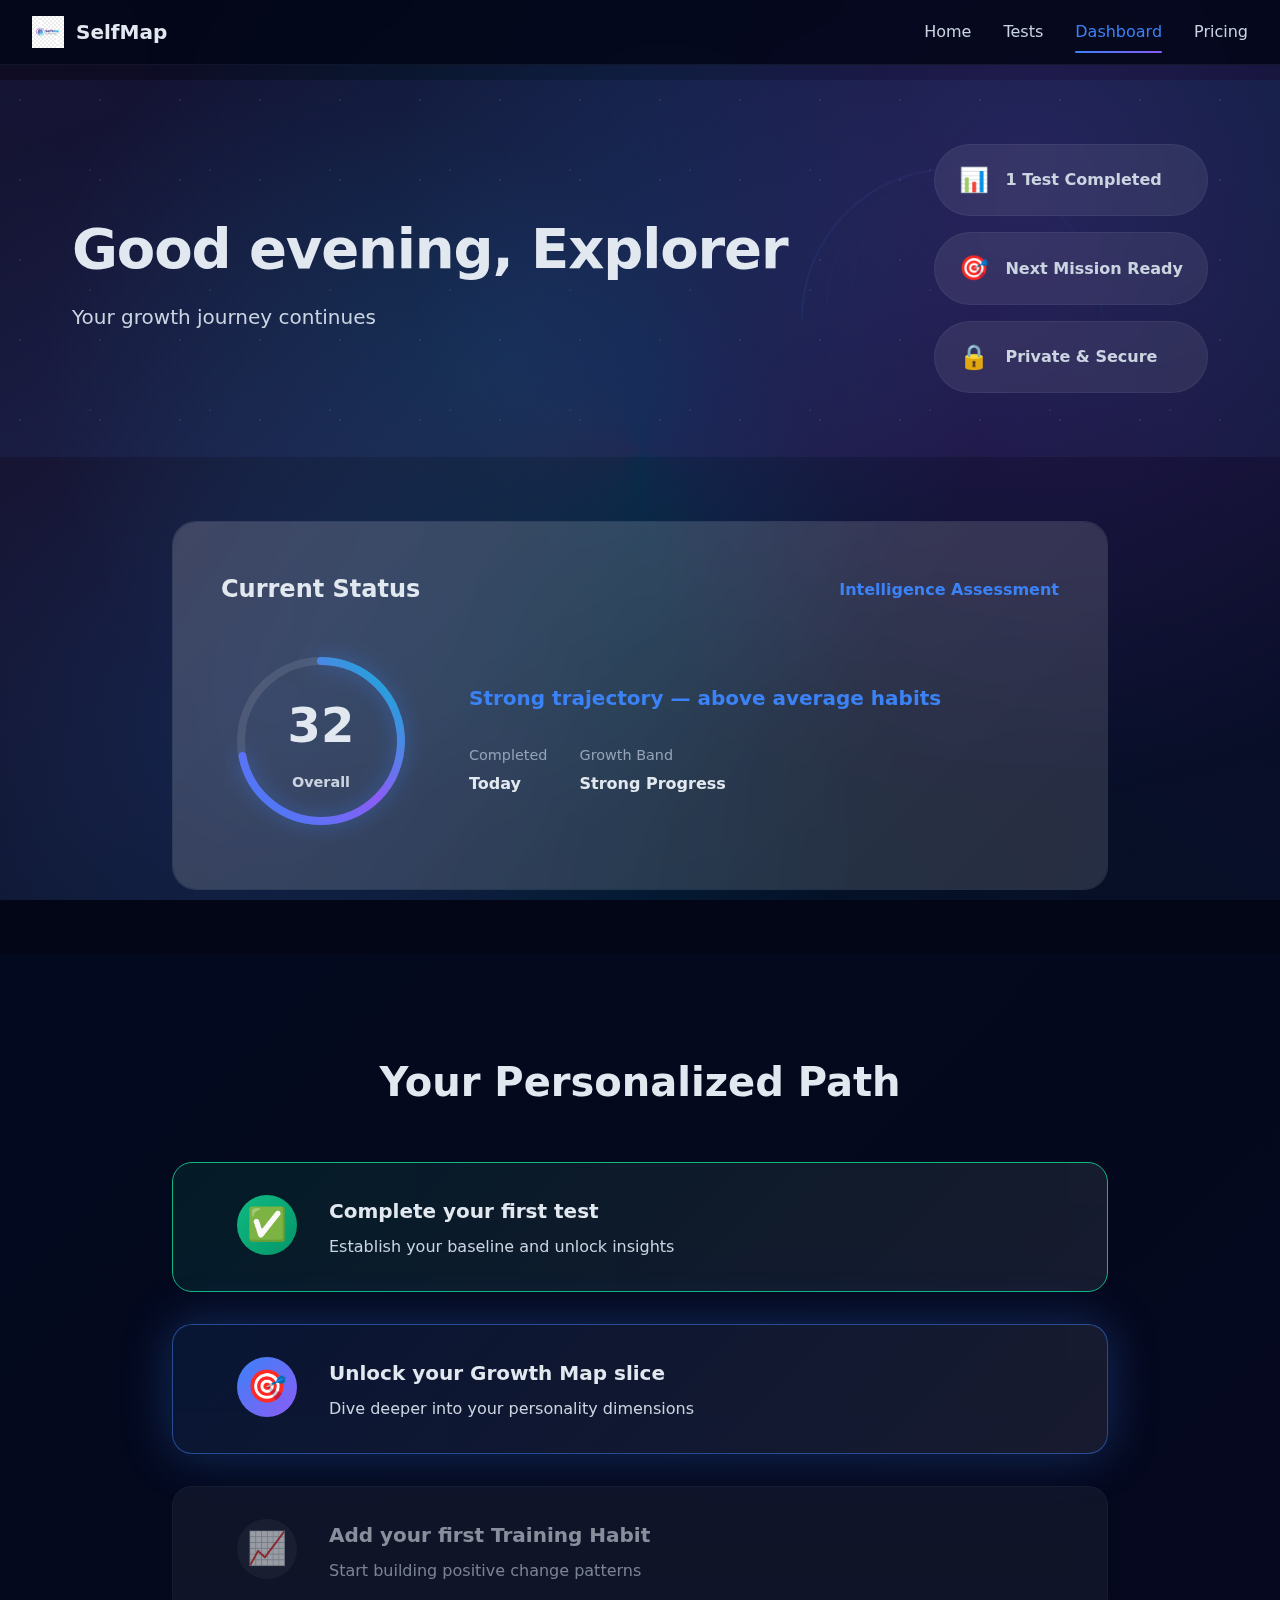
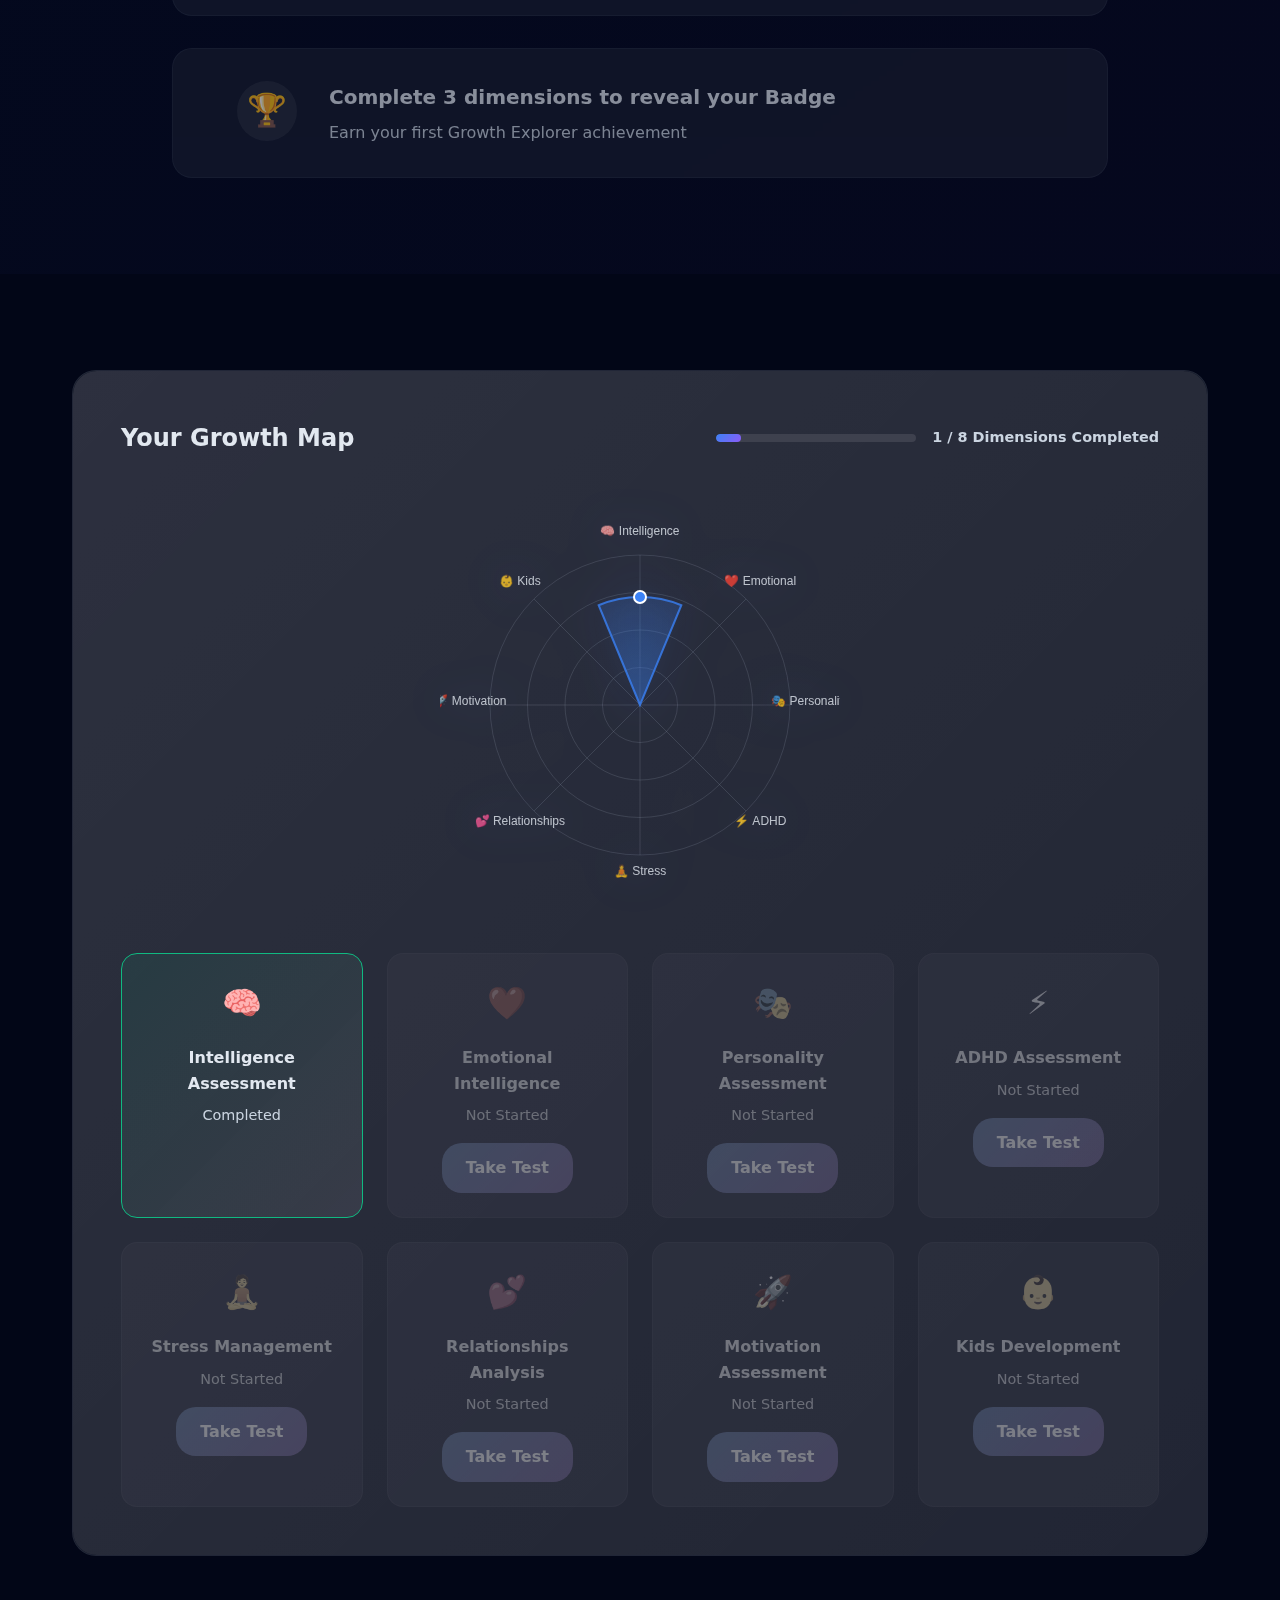
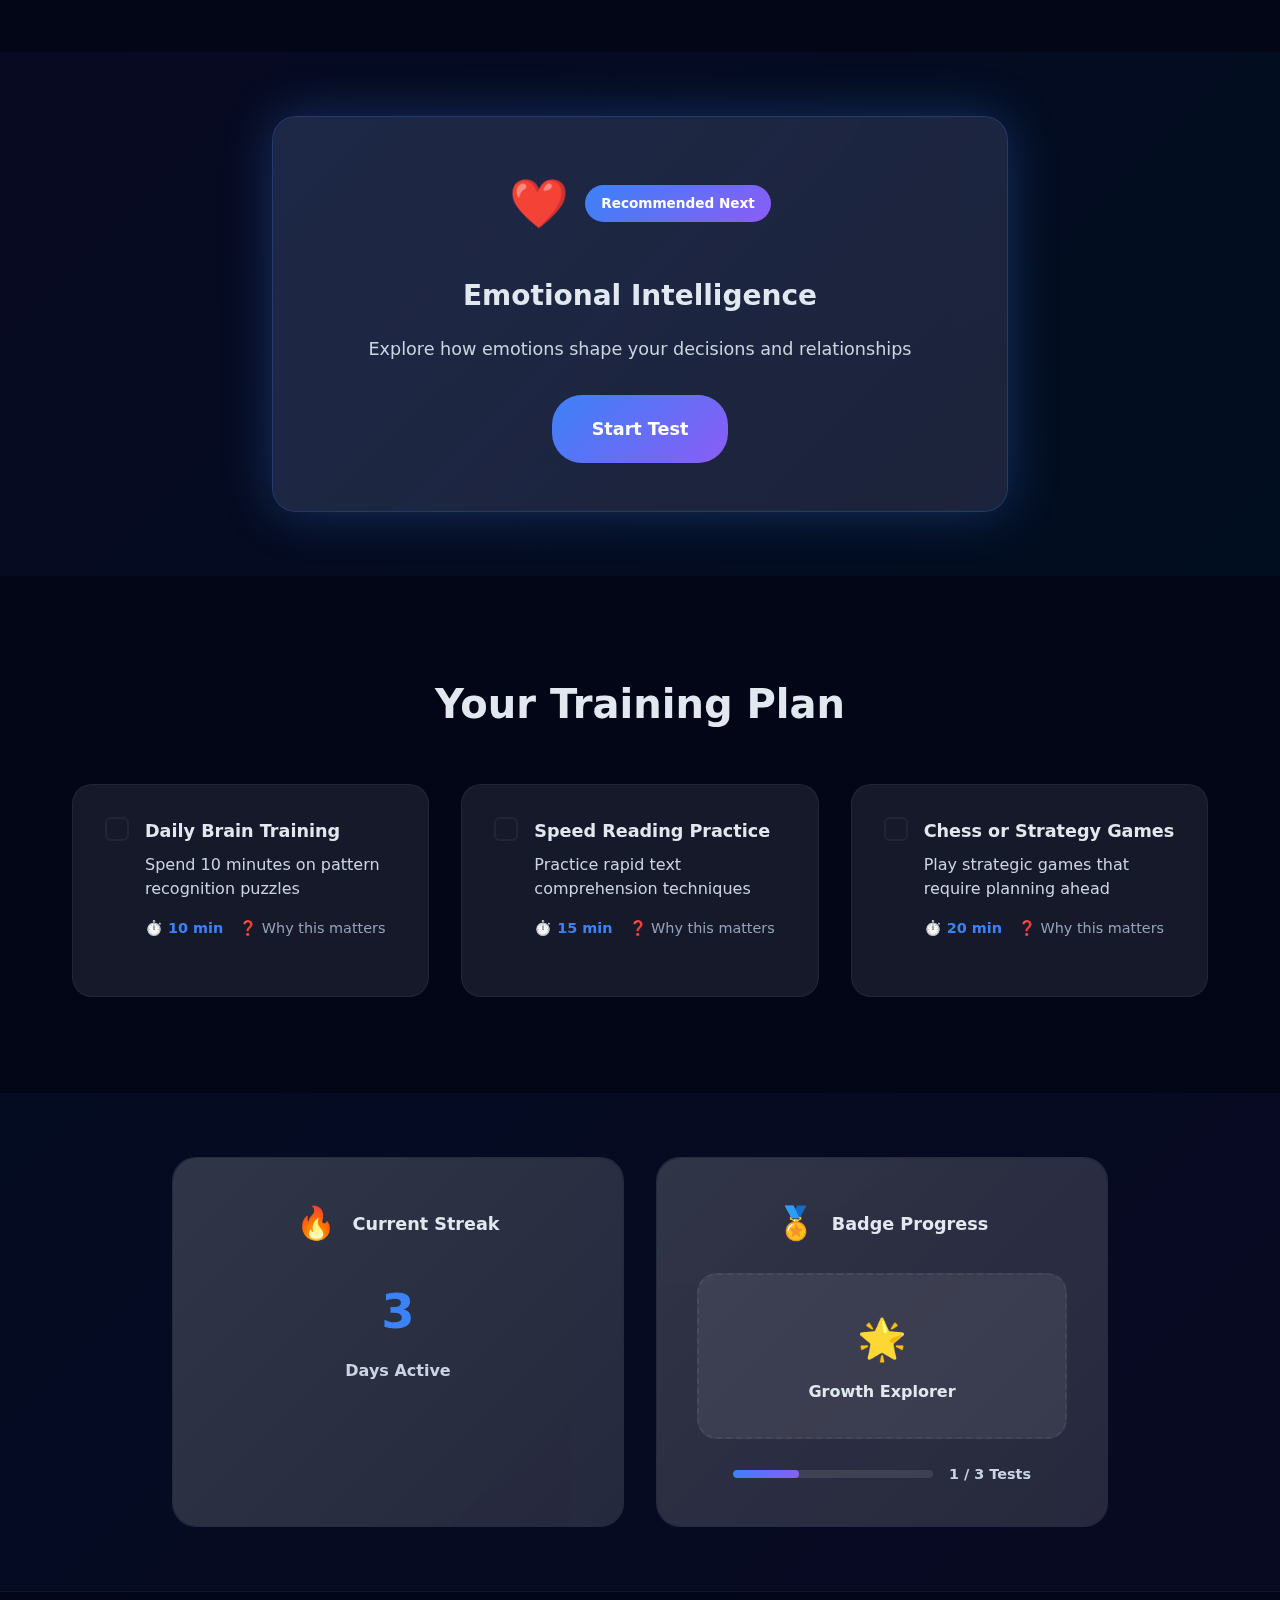
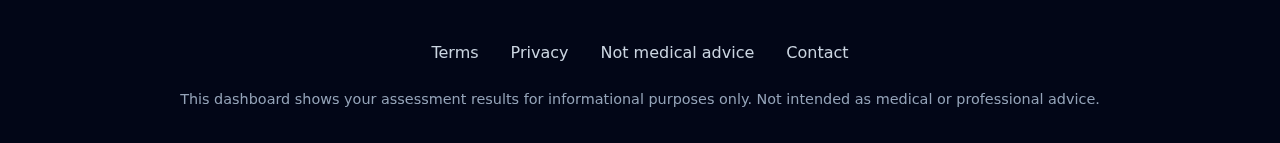
<file: pages/dashboard.html>
<!DOCTYPE html>
<html lang="en">
<head>
    <meta charset="UTF-8">
    <meta name="viewport" content="width=device-width, initial-scale=1.0">
    <title>Dashboard - SelfMap Growth Hub</title>
    <link rel="stylesheet" href="../css/dashboard.css">
    <meta name="description" content="Your personalized growth dashboard with insights, progress tracking, and next steps.">
</head>

<body>
    <!-- Glass Navbar -->
    <nav class="navbar" id="navbar">
        <div class="navbar__container">
            <div class="navbar__brand">
                <img src="../assets/img/logo.png" alt="SelfMap Logo" class="navbar__logo">
                <span class="navbar__title">SelfMap</span>
            </div>
            
            <div class="navbar__menu">
                <a href="../index.html" class="navbar__link">Home</a>
                <a href="tests.html" class="navbar__link">Tests</a>
                <a href="#" class="navbar__link navbar__link--active">Dashboard</a>
                <a href="pay.html" class="navbar__link">Pricing</a>
            </div>

            <button class="navbar__hamburger" id="mobileToggle" aria-label="Toggle menu">
                <span class="navbar__hamburger-line"></span>
                <span class="navbar__hamburger-line"></span>
                <span class="navbar__hamburger-line"></span>
            </button>

            <div class="navbar__mobile-menu">
                <a href="../index.html" class="navbar__mobile-link">Home</a>
                <a href="tests.html" class="navbar__mobile-link">Tests</a>
                <a href="#" class="navbar__mobile-link navbar__mobile-link--active">Dashboard</a>
                <a href="pay.html" class="navbar__mobile-link">Pricing</a>
            </div>
        </div>
    </nav>

    <!-- Main Content -->
    <main class="main">
        <!-- Hero Overview Section -->
        <section class="hero-overview">
            <div class="hero-overview__background">
                <div class="hero-overview__aurora"></div>
                <div class="hero-overview__particles"></div>
                <div class="hero-overview__radar">
                    <svg viewBox="0 0 400 200" class="radar-svg">
                        <defs>
                            <linearGradient id="radarGradient" x1="0%" y1="0%" x2="100%" y2="0%">
                                <stop offset="0%" style="stop-color:#3b82f6;stop-opacity:0.3"/>
                                <stop offset="50%" style="stop-color:#8b5cf6;stop-opacity:0.2"/>
                                <stop offset="100%" style="stop-color:#06b6d4;stop-opacity:0.1"/>
                            </linearGradient>
                        </defs>
                        <path d="M 50 150 A 150 150 0 0 1 350 150" fill="none" stroke="url(#radarGradient)" stroke-width="2"/>
                        <path d="M 75 135 A 125 125 0 0 1 325 135" fill="none" stroke="url(#radarGradient)" stroke-width="1" opacity="0.6"/>
                        <path d="M 100 120 A 100 100 0 0 1 300 120" fill="none" stroke="url(#radarGradient)" stroke-width="1" opacity="0.4"/>
                    </svg>
                </div>
            </div>
            
            <div class="hero-overview__container">
                <div class="hero-overview__content">
                    <div class="hero-overview__left">
                        <h1 class="hero-overview__greeting" id="userGreeting">Welcome back, Explorer</h1>
                        <p class="hero-overview__subtitle">Your growth journey continues</p>
                    </div>
                    
                    <div class="hero-overview__right">
                        <div class="status-chips">
                            <div class="status-chip">
                                <div class="status-chip__icon">📊</div>
                                <span class="status-chip__text" id="testsCompleted">1 Test Completed</span>
                            </div>
                            <div class="status-chip">
                                <div class="status-chip__icon">🎯</div>
                                <span class="status-chip__text">Next Mission Ready</span>
                            </div>
                            <div class="status-chip">
                                <div class="status-chip__icon">🔒</div>
                                <span class="status-chip__text">Private & Secure</span>
                            </div>
                        </div>
                    </div>
                </div>
            </div>
        </section>

        <!-- Current Stats Panel -->
        <section class="current-stats">
            <div class="current-stats__container">
                <div class="stats-card">
                    <div class="stats-card__header">
                        <h2 class="stats-card__title">Current Status</h2>
                        <div class="stats-card__last-test" id="lastTestName">Intelligence Assessment</div>
                    </div>
                    
                    <div class="stats-card__content">
                        <div class="stats-card__left">
                            <div class="radial-progress" id="radialProgress">
                                <svg class="radial-progress__svg" viewBox="0 0 200 200">
                                    <defs>
                                        <linearGradient id="progressGradient" x1="0%" y1="0%" x2="100%" y2="100%">
                                            <stop offset="0%" style="stop-color:#3b82f6"/>
                                            <stop offset="50%" style="stop-color:#8b5cf6"/>
                                            <stop offset="100%" style="stop-color:#06b6d4"/>
                                        </linearGradient>
                                    </defs>
                                    <circle cx="100" cy="100" r="80" fill="none" stroke="rgba(255,255,255,0.1)" stroke-width="8"/>
                                    <circle cx="100" cy="100" r="80" fill="none" stroke="url(#progressGradient)" stroke-width="8" 
                                            stroke-linecap="round" stroke-dasharray="502" stroke-dashoffset="502" 
                                            class="radial-progress__circle" id="progressCircle"/>
                                </svg>
                                <div class="radial-progress__content">
                                    <div class="radial-progress__percentage" id="overallScore">72</div>
                                    <div class="radial-progress__label">Overall</div>
                                </div>
                            </div>
                        </div>
                        
                        <div class="stats-card__right">
                            <div class="stats-card__interpretation" id="scoreInterpretation">
                                Strong trajectory — above average habits
                            </div>
                            <div class="stats-card__details">
                                <div class="stat-detail">
                                    <div class="stat-detail__label">Completed</div>
                                    <div class="stat-detail__value" id="completionDate">Today</div>
                                </div>
                                <div class="stat-detail">
                                    <div class="stat-detail__label">Growth Band</div>
                                    <div class="stat-detail__value" id="growthBand">High Performer</div>
                                </div>
                            </div>
                        </div>
                    </div>
                </div>
            </div>
        </section>

        <!-- Personalized Path -->
        <section class="personalized-path">
            <div class="personalized-path__container">
                <h2 class="section-title">Your Personalized Path</h2>
                
                <div class="mission-timeline">
                    <div class="mission-step mission-step--completed" data-mission="1">
                        <div class="mission-step__connector"></div>
                        <div class="mission-step__icon">✅</div>
                        <div class="mission-step__content">
                            <h3 class="mission-step__title">Complete your first test</h3>
                            <p class="mission-step__description">Establish your baseline and unlock insights</p>
                        </div>
                    </div>
                    
                    <div class="mission-step mission-step--current" data-mission="2">
                        <div class="mission-step__connector"></div>
                        <div class="mission-step__icon">🎯</div>
                        <div class="mission-step__content">
                            <h3 class="mission-step__title">Unlock your Growth Map slice</h3>
                            <p class="mission-step__description">Dive deeper into your personality dimensions</p>
                        </div>
                    </div>
                    
                    <div class="mission-step mission-step--locked" data-mission="3">
                        <div class="mission-step__connector"></div>
                        <div class="mission-step__icon">📈</div>
                        <div class="mission-step__content">
                            <h3 class="mission-step__title">Add your first Training Habit</h3>
                            <p class="mission-step__description">Start building positive change patterns</p>
                        </div>
                    </div>
                    
                    <div class="mission-step mission-step--locked" data-mission="4">
                        <div class="mission-step__connector"></div>
                        <div class="mission-step__icon">🏆</div>
                        <div class="mission-step__content">
                            <h3 class="mission-step__title">Complete 3 dimensions to reveal your Badge</h3>
                            <p class="mission-step__description">Earn your first Growth Explorer achievement</p>
                        </div>
                    </div>
                </div>
            </div>
        </section>

        <!-- Progress Tracker -->
        <section class="progress-tracker">
            <div class="progress-tracker__container">
                <div class="progress-card">
                    <div class="progress-card__header">
                        <h2 class="progress-card__title">Your Growth Map</h2>
                        <div class="progress-card__status">
                            <span class="progress-bar">
                                <span class="progress-bar__fill" id="dimensionsProgress" style="width: 12.5%;"></span>
                            </span>
                            <span class="progress-text" id="dimensionsText">1 / 8 Dimensions Completed</span>
                        </div>
                    </div>
                    
                    <div class="radar-chart-container">
                        <canvas id="radarChart" class="radar-chart" width="400" height="400"></canvas>
                    </div>
                    
                    <div class="dimensions-grid" id="dimensionsGrid">
                        <!-- Dimensions will be populated by JavaScript -->
                    </div>
                </div>
            </div>
        </section>

        <!-- Next Mission Card -->
        <section class="next-mission">
            <div class="next-mission__container">
                <div class="next-mission-card" id="nextMissionCard">
                    <div class="next-mission-card__header">
                        <div class="next-mission-card__icon" id="nextTestIcon">❤️</div>
                        <div class="next-mission-card__badge">Recommended Next</div>
                    </div>
                    
                    <div class="next-mission-card__content">
                        <h3 class="next-mission-card__title" id="nextTestTitle">Emotional Intelligence Test</h3>
                        <p class="next-mission-card__teaser" id="nextTestTeaser">
                            Discover how emotions drive your daily choices and relationships
                        </p>
                    </div>
                    
                    <a href="#" class="next-mission-card__cta" id="nextTestCta">
                        <span>Start Test</span>
                        <div class="cta-glow"></div>
                    </a>
                </div>
            </div>
        </section>

        <!-- Training & Actions -->
        <section class="training-actions">
            <div class="training-actions__container">
                <h2 class="section-title">Your Training Plan</h2>
                
                <div class="training-grid" id="trainingGrid">
                    <!-- Training habits will be populated by JavaScript -->
                </div>
            </div>
        </section>

        <!-- Streaks & Achievements -->
        <section class="streaks-achievements">
            <div class="streaks-achievements__container">
                <div class="achievement-cards">
                    <div class="achievement-card">
                        <div class="achievement-card__header">
                            <div class="achievement-card__icon">🔥</div>
                            <h3 class="achievement-card__title">Current Streak</h3>
                        </div>
                        <div class="achievement-card__value" id="streakCounter">3</div>
                        <div class="achievement-card__label">Days Active</div>
                    </div>
                    
                    <div class="achievement-card">
                        <div class="achievement-card__header">
                            <div class="achievement-card__icon">🏅</div>
                            <h3 class="achievement-card__title">Badge Progress</h3>
                        </div>
                        <div class="achievement-card__badge" id="currentBadge">
                            <div class="badge-placeholder">
                                <div class="badge-icon">🌟</div>
                                <div class="badge-name">Growth Explorer</div>
                            </div>
                        </div>
                        <div class="achievement-card__progress">
                            <span class="progress-bar">
                                <span class="progress-bar__fill" style="width: 33%;"></span>
                            </span>
                            <span class="progress-text">1 / 3 Tests</span>
                        </div>
                    </div>
                </div>
            </div>
        </section>

        <!-- Family & Profiles -->
        <section class="family-profiles" id="familyProfiles" style="display: none;">
            <div class="family-profiles__container">
                <h2 class="section-title">Family Profiles</h2>
                
                <div class="profiles-grid">
                    <div class="profile-card profile-card--add">
                        <div class="profile-card__icon">👶</div>
                        <h3 class="profile-card__title">Add Child Profile</h3>
                        <p class="profile-card__description">
                            Track your child's creativity & learning with kids-friendly tests
                        </p>
                        <button class="profile-card__cta">Add Profile</button>
                    </div>
                    
                    <!-- Child profiles will be populated by JavaScript -->
                </div>
            </div>
        </section>
    </main>

    <!-- Footer -->
    <footer class="footer">
        <div class="footer__container">
            <div class="footer__links">
                <a href="#" class="footer__link">Terms</a>
                <a href="#" class="footer__link">Privacy</a>
                <a href="#" class="footer__link">Not medical advice</a>
                <a href="#" class="footer__link">Contact</a>
            </div>
            <p class="footer__disclaimer">
                This dashboard shows your assessment results for informational purposes only. 
                Not intended as medical or professional advice.
            </p>
        </div>
    </footer>

    <script src="../js/dashboard.js"></script>
</body>
</html>
</file>
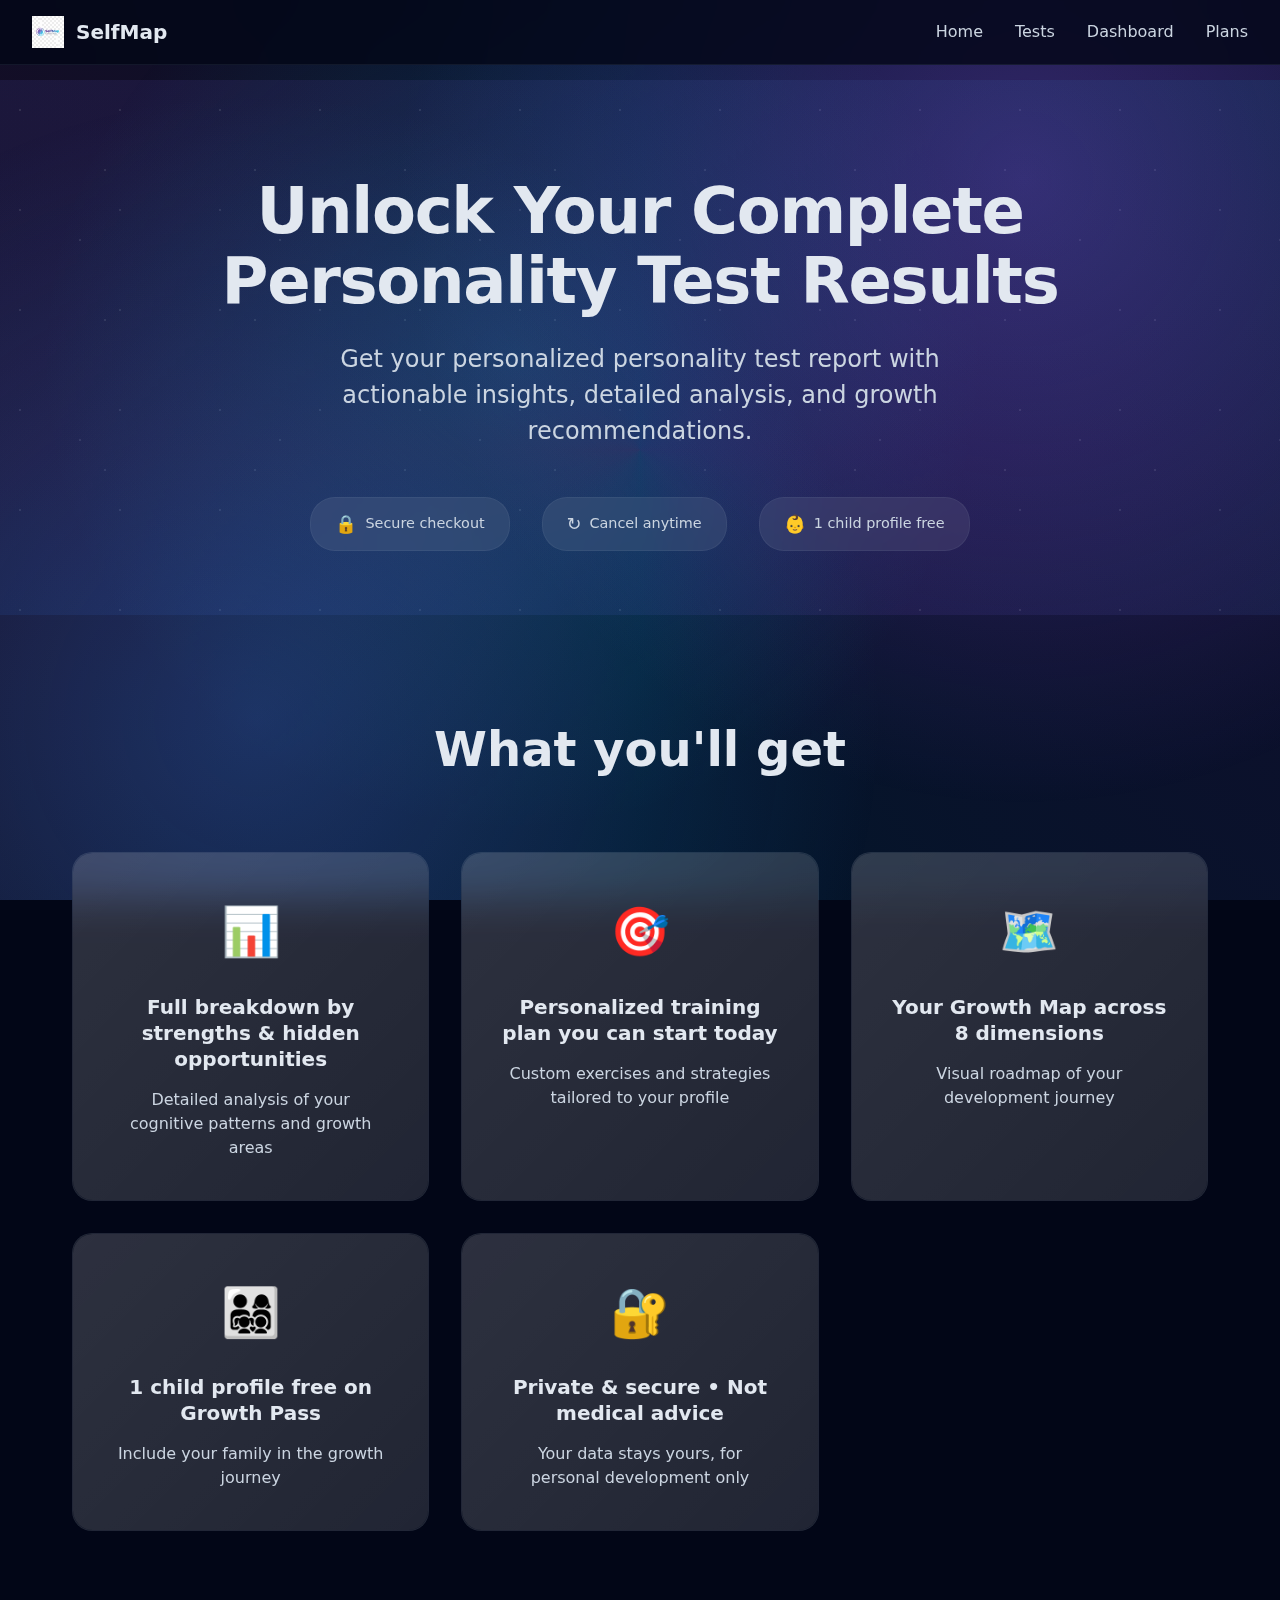
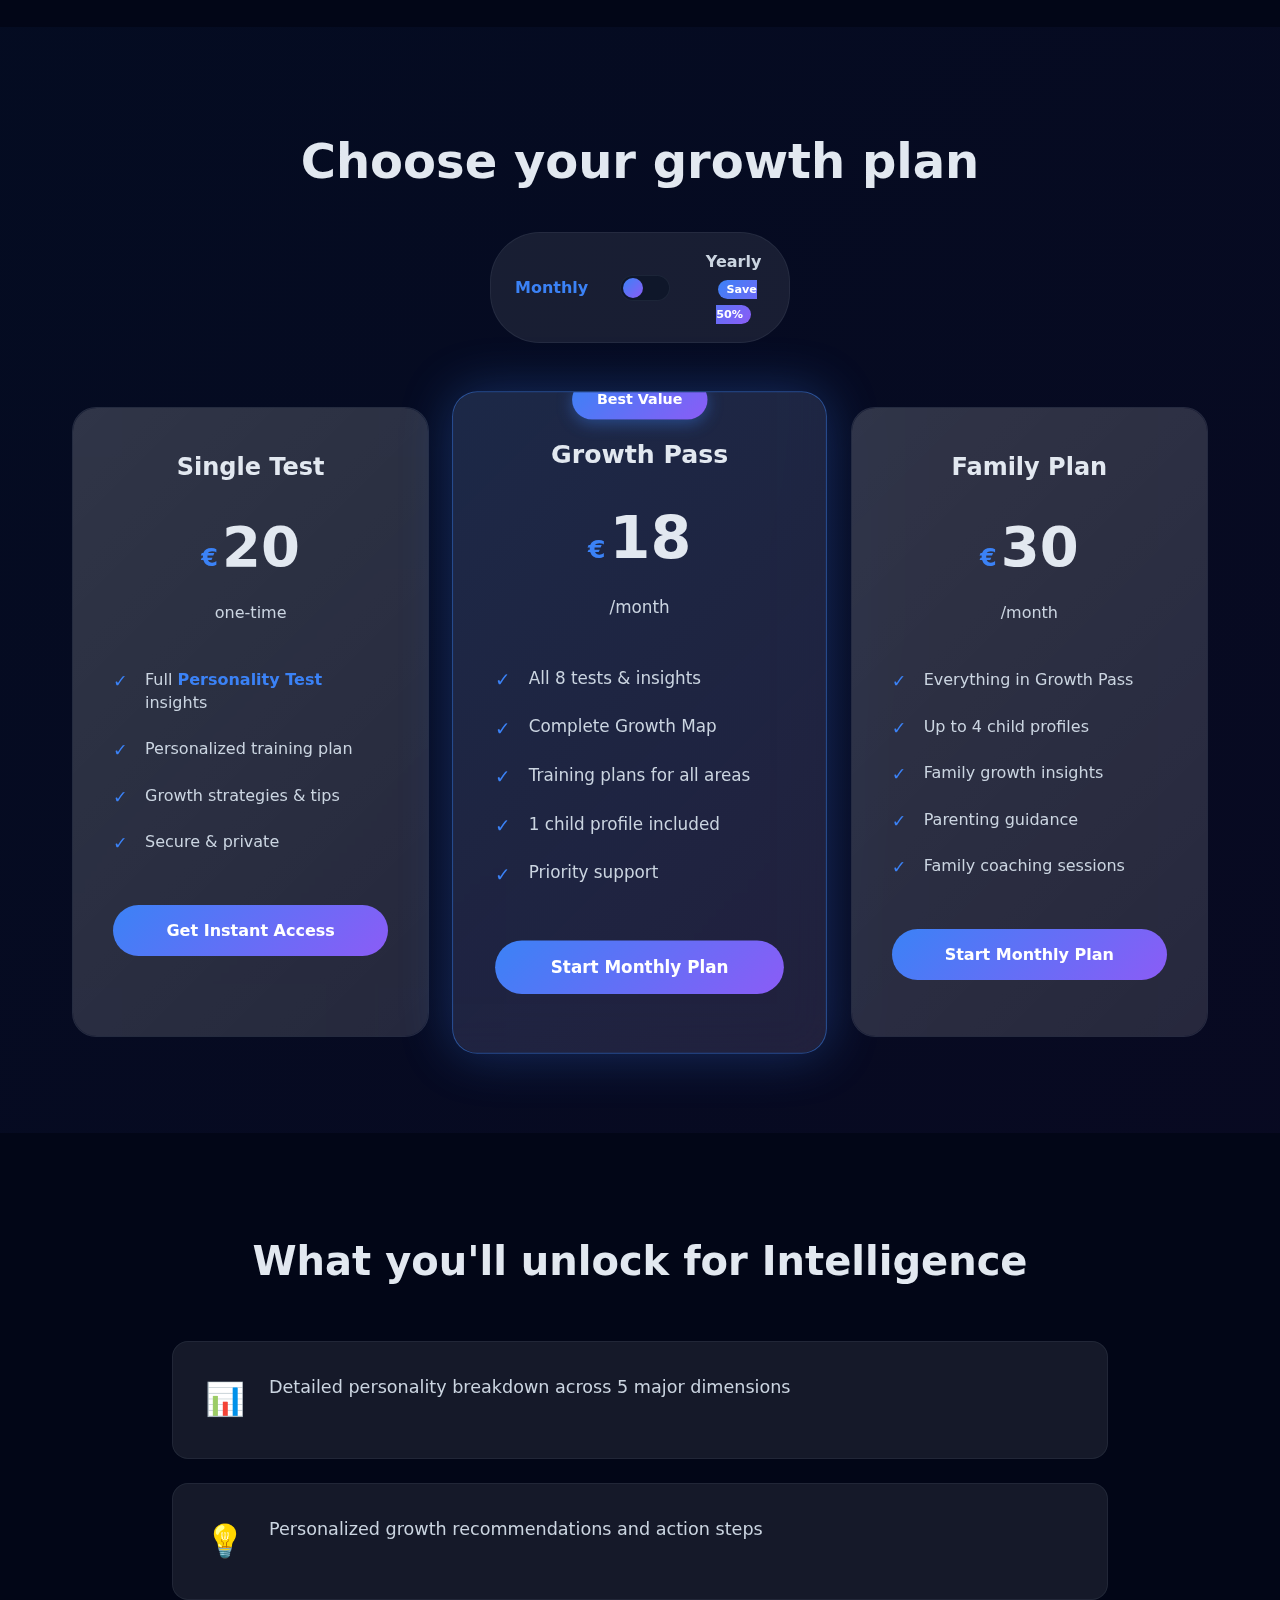
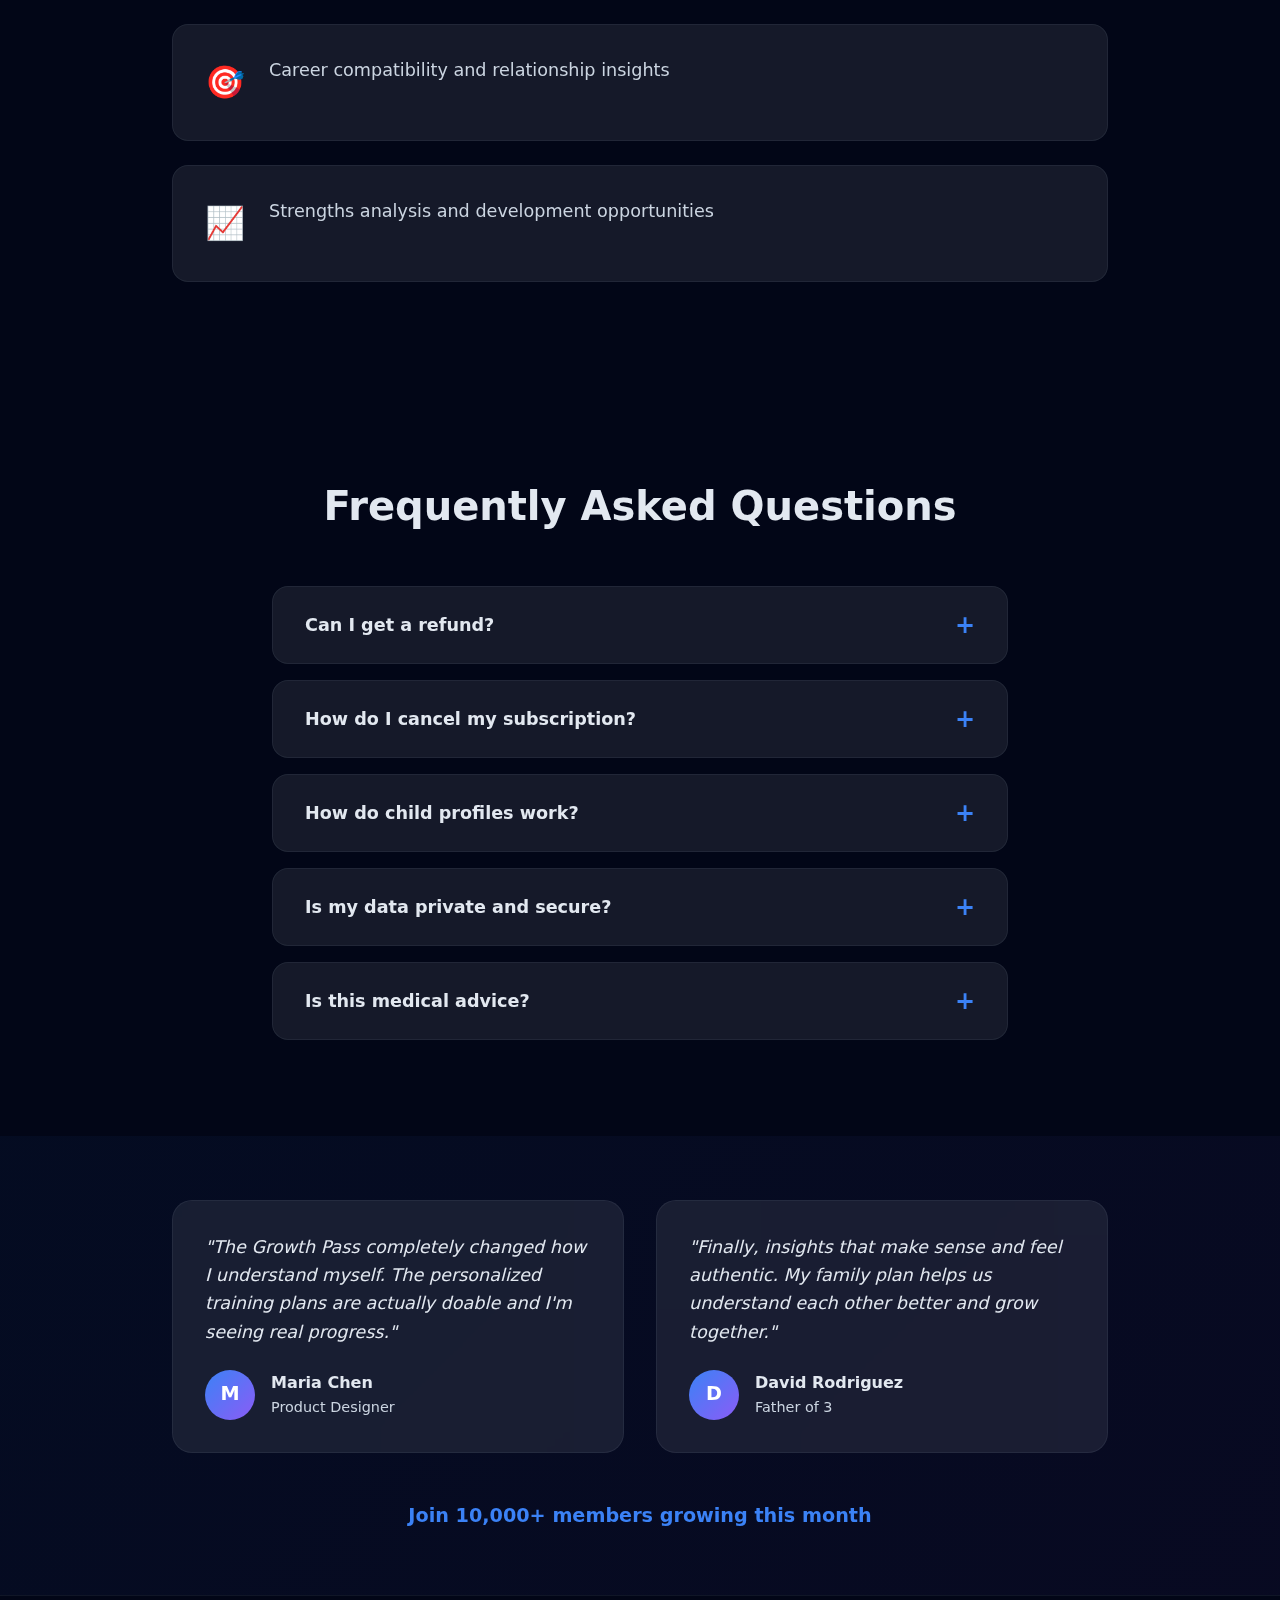
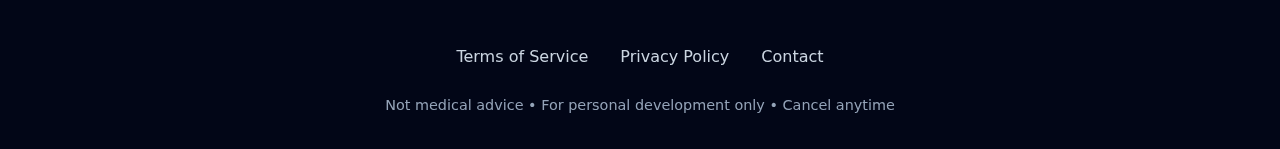
<file: pages/pay.html>
<!DOCTYPE html>
<html lang="en">
<head>
    <meta charset="UTF-8">
    <meta name="viewport" content="width=device-width, initial-scale=1.0">
    <title>Unlock Your Growth - SelfMap Growth Hub</title>
    <link rel="stylesheet" href="../css/pay.css">
    <meta name="description" content="One step to unlock your full insights and personalized growth plan.">
</head>

<body>
    <!-- Glass Navbar -->
    <nav class="navbar" role="navigation" aria-label="Main navigation">
        <div class="navbar__container">
            <div class="navbar__brand">
                <img src="../assets/img/logo.png" alt="SelfMap Logo" class="navbar__logo">
                <span class="navbar__title">SelfMap</span>
            </div>
            
            <div class="navbar__menu">
                <a href="../index.html" class="navbar__link">Home</a>
                <a href="tests.html" class="navbar__link">Tests</a>
                <a href="dashboard.html" class="navbar__link">Dashboard</a>
                <a href="#plans" class="navbar__link">Plans</a>
            </div>

            <button class="navbar__hamburger" aria-label="Toggle menu">
                <span class="navbar__hamburger-line"></span>
                <span class="navbar__hamburger-line"></span>
                <span class="navbar__hamburger-line"></span>
            </button>
        </div>
    </nav>
    
    <!-- Main Content -->
    <main class="main">
        <!-- Motivational Hero -->
        <section class="hero-unlock">
            <div class="hero-unlock__background">
                <div class="hero-unlock__aurora"></div>
                <div class="hero-unlock__particles"></div>
                <canvas id="decorativeRadar" class="hero-unlock__radar"></canvas>
            </div>
            
            <div class="hero-unlock__container">
                <div class="hero-unlock__content">
                    <h1 class="hero-unlock__headline" id="heroHeadline">
                        One step to unlock your full Intelligence insights.
                    </h1>
                    <p class="hero-unlock__subheadline" id="heroSubheadline">
                        You've completed the first part. The full picture—and your training plan—are waiting.
                    </p>
                    
                    <div class="trust-chips">
                        <div class="trust-chip">
                            <span class="trust-chip__icon">🔒</span>
                            <span class="trust-chip__text">Secure checkout</span>
                        </div>
                        <div class="trust-chip">
                            <span class="trust-chip__icon">↻</span>
                            <span class="trust-chip__text">Cancel anytime</span>
                        </div>
                        <div class="trust-chip">
                            <span class="trust-chip__icon">👶</span>
                            <span class="trust-chip__text">1 child profile free</span>
                        </div>
                    </div>
                </div>
            </div>
        </section>

        <!-- Value Stack -->
        <section class="value-stack">
            <div class="value-stack__container">
                <h2 class="value-stack__title">What you'll get</h2>
                
                <div class="value-grid">
                    <div class="value-item">
                        <div class="value-item__icon">📊</div>
                        <h3 class="value-item__title">Full breakdown by strengths & hidden opportunities</h3>
                        <p class="value-item__description">Detailed analysis of your cognitive patterns and growth areas</p>
                    </div>
                    
                    <div class="value-item">
                        <div class="value-item__icon">🎯</div>
                        <h3 class="value-item__title">Personalized training plan you can start today</h3>
                        <p class="value-item__description">Custom exercises and strategies tailored to your profile</p>
                    </div>
                    
                    <div class="value-item">
                        <div class="value-item__icon">🗺️</div>
                        <h3 class="value-item__title">Your Growth Map across 8 dimensions</h3>
                        <p class="value-item__description">Visual roadmap of your development journey</p>
                    </div>
                    
                    <div class="value-item">
                        <div class="value-item__icon">👨‍👩‍👧‍👦</div>
                        <h3 class="value-item__title">1 child profile free on Growth Pass</h3>
                        <p class="value-item__description">Include your family in the growth journey</p>
                    </div>
                    
                    <div class="value-item">
                        <div class="value-item__icon">🔐</div>
                        <h3 class="value-item__title">Private & secure • Not medical advice</h3>
                        <p class="value-item__description">Your data stays yours, for personal development only</p>
                    </div>
                </div>
            </div>
        </section>

        <!-- Plan Selector -->
        <section class="plan-selector" id="plans">
            <div class="plan-selector__container">
                <div class="plan-selector__header">
                    <h2 class="plan-selector__title">Choose your growth plan</h2>
                    
                    <!-- Monthly/Yearly Toggle -->
                    <div class="billing-toggle">
                        <span class="billing-toggle__label billing-toggle__label--active" data-period="monthly">Monthly</span>
                        <div class="billing-toggle__switch">
                            <input type="checkbox" id="billingToggle" class="billing-toggle__input">
                            <label for="billingToggle" class="billing-toggle__slider"></label>
                        </div>
                        <span class="billing-toggle__label" data-period="yearly">
                            Yearly
                            <span class="billing-toggle__badge">Save 50%</span>
                        </span>
                    </div>
                </div>
                
                <div class="plans-grid">
                    <!-- Single Test Plan -->
                    <div class="plan-card" data-plan="single">
                        <div class="plan-card__header">
                            <h3 class="plan-card__title">Single Test</h3>
                            <div class="plan-card__price">
                                <span class="plan-card__currency">€</span>
                                <span class="plan-card__amount" data-single-price="19.99">19.99</span>
                            </div>
                            <p class="plan-card__period">One-time unlock</p>
                        </div>
                        
                        <ul class="plan-card__features">
                            <li>Full <span class="test-name-placeholder">Intelligence</span> insights</li>
                            <li>Personalized training plan</li>
                            <li>Growth strategies & tips</li>
                            <li>Secure & private</li>
                        </ul>
                        
                        <button class="plan-card__cta" onclick="selectPlan('single')">
                            Unlock This Test
                        </button>
                    </div>

                    <!-- Growth Pass (Best Value) -->
                    <div class="plan-card plan-card--featured" data-plan="growth">
                        <div class="plan-card__badge">Best Value</div>
                        
                        <div class="plan-card__header">
                            <h3 class="plan-card__title">Growth Pass</h3>
                            <div class="plan-card__price">
                                <span class="plan-card__currency">€</span>
                                <span class="plan-card__amount" data-monthly-price="17.99" data-yearly-price="99.00">17.99</span>
                            </div>
                            <p class="plan-card__period" data-monthly-text="per month" data-yearly-text="per year">per month</p>
                        </div>
                        
                        <ul class="plan-card__features">
                            <li>All 8 tests & insights</li>
                            <li>Complete Growth Map</li>
                            <li>Training plans for all areas</li>
                            <li>1 child profile included</li>
                            <li>Priority support</li>
                        </ul>
                        
                        <button class="plan-card__cta" onclick="selectPlan('growth')">
                            Start Growing
                        </button>
                        
                        <p class="plan-card__upgrade-hint">
                            Unlock all tests for less than 2 coffees per month
                        </p>
                    </div>

                    <!-- Family Plan -->
                    <div class="plan-card" data-plan="family">
                        <div class="plan-card__header">
                            <h3 class="plan-card__title">Family Plan</h3>
                            <div class="plan-card__price">
                                <span class="plan-card__currency">€</span>
                                <span class="plan-card__amount" data-family-price="29.99">29.99</span>
                            </div>
                            <p class="plan-card__period">per month</p>
                        </div>
                        
                        <ul class="plan-card__features">
                            <li>Everything in Growth Pass</li>
                            <li>Up to 4 child profiles</li>
                            <li>Family growth insights</li>
                            <li>Parenting guidance</li>
                            <li>Family coaching sessions</li>
                        </ul>
                        
                        <button class="plan-card__cta" onclick="selectPlan('family')">
                            Grow Together
                        </button>
                    </div>
                </div>
            </div>
        </section>

        <!-- Dynamic What You'll Unlock -->
        <section class="unlock-preview">
            <div class="unlock-preview__container">
                <h2 class="unlock-preview__title" id="unlockTitle">
                    What you'll unlock for Intelligence
                </h2>
                
                <div class="unlock-grid" id="unlockGrid">
                    <!-- Will be populated by JavaScript -->
                </div>
            </div>
        </section>

        <!-- Checkout Form -->
        <section class="checkout" id="checkout" style="display: none;">
            <div class="checkout__container">
                <div class="checkout__main">
                    <div class="checkout__steps">
                        <!-- Step 1: Account -->
                        <div class="checkout__step checkout__step--active" id="step1">
                            <div class="step-header">
                                <div class="step-number">1</div>
                                <h3 class="step-title">Create your account</h3>
                            </div>
                            
                            <form class="checkout-form">
                                <div class="form-group">
                                    <label for="email" class="form-label">Email address</label>
                                    <input type="email" id="email" class="form-input" placeholder="your@email.com" required>
                                </div>
                                
                                <div class="form-group">
                                    <label for="password" class="form-label">Create password</label>
                                    <input type="password" id="password" class="form-input" placeholder="Choose a secure password" required>
                                </div>
                                
                                <div class="sso-options">
                                    <button type="button" class="sso-button sso-button--google">
                                        <span class="sso-icon">G</span>
                                        Continue with Google
                                    </button>
                                    <button type="button" class="sso-button sso-button--apple">
                                        <span class="sso-icon">🍎</span>
                                        Continue with Apple
                                    </button>
                                </div>
                                
                                <button type="button" class="checkout__next" onclick="nextStep()">
                                    Continue to Payment
                                </button>
                            </form>
                        </div>

                        <!-- Step 2: Payment -->
                        <div class="checkout__step" id="step2">
                            <div class="step-header">
                                <div class="step-number">2</div>
                                <h3 class="step-title">Payment details</h3>
                            </div>
                            
                            <form class="checkout-form">
                                <div class="form-group">
                                    <label for="cardNumber" class="form-label">Card number</label>
                                    <input type="text" id="cardNumber" class="form-input" placeholder="1234 5678 9012 3456">
                                </div>
                                
                                <div class="form-row">
                                    <div class="form-group">
                                        <label for="expiry" class="form-label">Expiry</label>
                                        <input type="text" id="expiry" class="form-input" placeholder="MM/YY">
                                    </div>
                                    <div class="form-group">
                                        <label for="cvc" class="form-label">CVC</label>
                                        <input type="text" id="cvc" class="form-input" placeholder="123">
                                    </div>
                                </div>
                                
                                <div class="form-group">
                                    <label for="coupon" class="form-label">Coupon code (optional)</label>
                                    <div class="coupon-input">
                                        <input type="text" id="coupon" class="form-input" placeholder="Enter code">
                                        <button type="button" class="coupon-apply">Apply</button>
                                    </div>
                                </div>
                                
                                <div class="form-group form-group--checkbox">
                                    <input type="checkbox" id="terms" class="form-checkbox" required>
                                    <label for="terms" class="form-label form-label--checkbox">
                                        I agree to the <a href="#" class="form-link">Terms of Service</a> and <a href="#" class="form-link">Privacy Policy</a>
                                    </label>
                                </div>
                                
                                <button type="button" class="checkout__complete" onclick="completePayment()">
                                    <span class="checkout__complete-text">Complete Payment</span>
                                    <span class="checkout__complete-price" id="finalPrice">€19.99</span>
                                </button>
                            </form>
                        </div>
                    </div>
                </div>
                
                <!-- Order Summary -->
                <div class="checkout__sidebar">
                    <div class="order-summary" id="orderSummary">
                        <h3 class="order-summary__title">Order Summary</h3>
                        
                        <div class="order-item">
                            <span class="order-item__name" id="orderItemName">Single Test Unlock</span>
                            <span class="order-item__price" id="orderItemPrice">€19.99</span>
                        </div>
                        
                        <div class="order-discount" id="orderDiscount" style="display: none;">
                            <span class="order-discount__name">Discount</span>
                            <span class="order-discount__amount">-€5.00</span>
                        </div>
                        
                        <div class="order-vat">
                            <span class="order-vat__name">VAT</span>
                            <span class="order-vat__amount" id="orderVat">€3.80</span>
                        </div>
                        
                        <div class="order-total">
                            <span class="order-total__name">Total</span>
                            <span class="order-total__amount" id="orderTotal">€23.79</span>
                        </div>
                        
                        <div class="order-guarantee">
                            <div class="guarantee-icon">💯</div>
                            <p class="guarantee-text">30-day money-back guarantee</p>
                        </div>
                    </div>
                </div>
            </div>
        </section>

        <!-- FAQ Section -->
        <section class="faq" id="faq">
            <div class="faq__container">
                <h2 class="faq__title">Frequently Asked Questions</h2>
                
                <div class="faq-accordion">
                    <div class="faq-item">
                        <button class="faq-question" onclick="toggleFaq(this)">
                            <span>Can I get a refund?</span>
                            <span class="faq-icon">+</span>
                        </button>
                        <div class="faq-answer">
                            <p>Yes! We offer a 30-day money-back guarantee. If you're not satisfied with your insights, we'll refund your payment in full.</p>
                        </div>
                    </div>
                    
                    <div class="faq-item">
                        <button class="faq-question" onclick="toggleFaq(this)">
                            <span>How do I cancel my subscription?</span>
                            <span class="faq-icon">+</span>
                        </button>
                        <div class="faq-answer">
                            <p>You can cancel anytime from your account settings. No questions asked, no cancellation fees. Your access continues until the end of your billing period.</p>
                        </div>
                    </div>
                    
                    <div class="faq-item">
                        <button class="faq-question" onclick="toggleFaq(this)">
                            <span>How do child profiles work?</span>
                            <span class="faq-icon">+</span>
                        </button>
                        <div class="faq-answer">
                            <p>Child profiles include age-appropriate assessments and insights. You maintain full control and privacy. Perfect for understanding your child's learning and growth patterns.</p>
                        </div>
                    </div>
                    
                    <div class="faq-item">
                        <button class="faq-question" onclick="toggleFaq(this)">
                            <span>Is my data private and secure?</span>
                            <span class="faq-icon">+</span>
                        </button>
                        <div class="faq-answer">
                            <p>Absolutely. We use bank-level encryption, never sell your data, and you can delete your account anytime. Your insights are for personal development only.</p>
                        </div>
                    </div>
                    
                    <div class="faq-item">
                        <button class="faq-question" onclick="toggleFaq(this)">
                            <span>Is this medical advice?</span>
                            <span class="faq-icon">+</span>
                        </button>
                        <div class="faq-answer">
                            <p>No, SelfMap provides educational insights for personal growth only. We're not a medical service and don't diagnose conditions. Always consult professionals for health concerns.</p>
                        </div>
                    </div>
                </div>
            </div>
        </section>

        <!-- Testimonials & Social Proof -->
        <section class="testimonials">
            <div class="testimonials__container">
                <div class="testimonials-grid">
                    <div class="testimonial-card">
                        <p class="testimonial-text">
                            "The Growth Pass completely changed how I understand myself. The personalized training plans are actually doable and I'm seeing real progress."
                        </p>
                        <div class="testimonial-author">
                            <div class="testimonial-avatar">M</div>
                            <div class="testimonial-info">
                                <div class="testimonial-name">Maria Chen</div>
                                <div class="testimonial-title">Product Designer</div>
                            </div>
                        </div>
                    </div>
                    
                    <div class="testimonial-card">
                        <p class="testimonial-text">
                            "Finally, insights that make sense and feel authentic. My family plan helps us understand each other better and grow together."
                        </p>
                        <div class="testimonial-author">
                            <div class="testimonial-avatar">D</div>
                            <div class="testimonial-info">
                                <div class="testimonial-name">David Rodriguez</div>
                                <div class="testimonial-title">Father of 3</div>
                            </div>
                        </div>
                    </div>
                </div>
                
                <div class="social-proof">
                    <p class="social-proof-text">Join 10,000+ members growing this month</p>
                </div>
            </div>
        </section>
    </main>

    <!-- Mobile Sticky CTA -->
    <div class="mobile-cta-dock" id="mobileCta" style="display: none;">
        <button class="mobile-cta-button" onclick="scrollToPlans()">
            <span class="mobile-cta-text">Choose Plan</span>
            <span class="mobile-cta-price">from €17.99</span>
        </button>
    </div>

    <!-- Footer -->
    <footer class="footer">
        <div class="footer__container">
            <div class="footer__links">
                <a href="#" class="footer__link">Terms of Service</a>
                <a href="#" class="footer__link">Privacy Policy</a>
                <a href="#" class="footer__link">Contact</a>
            </div>
            <p class="footer__disclaimer">
                Not medical advice • For personal development only • Cancel anytime
            </p>
        </div>
    </footer>

    <script src="../js/pay.js"></script>
</body>
</html>
</file>
<file: css/dashboard.css>
/* SELFMAP DASHBOARD - GLASSMORPHISM & AURORA DESIGN SYSTEM */

/* CSS CUSTOM PROPERTIES */
:root {
    /* Typography */
    --font-display: 'SF Pro Display', -apple-system, BlinkMacSystemFont, 'Segoe UI', system-ui, sans-serif;
    --font-body: 'SF Pro Text', -apple-system, BlinkMacSystemFont, 'Segoe UI', system-ui, sans-serif;
    
    /* Colors - Matching Homepage */
    --primary-text: #e2e8f0;
    --secondary-text: #cbd5e1;
    --tertiary-text: #94a3b8;
    --accent-blue: #3b82f6;
    --accent-purple: #8b5cf6;
    --accent-cyan: #06b6d4;
    --accent-pink: #ec4899;
    --accent-green: #10b981;
    --accent-yellow: #f59e0b;
    
    /* Surfaces */
    --surface-dark: #0f172a;
    --surface-darker: #020617;
    --surface-glass: rgba(255, 255, 255, 0.08);
    --surface-glass-hover: rgba(255, 255, 255, 0.12);
    
    /* Borders */
    --border-subtle: rgba(148, 163, 184, 0.1);
    --border-accent: rgba(59, 130, 246, 0.3);
    --border-glow: rgba(59, 130, 246, 0.5);
    
    /* Gradients */
    --gradient-primary: linear-gradient(135deg, #3b82f6 0%, #8b5cf6 100%);
    --gradient-accent: linear-gradient(135deg, #06b6d4 0%, #3b82f6 50%, #8b5cf6 100%);
    --gradient-glass: linear-gradient(135deg, rgba(255, 255, 255, 0.1) 0%, rgba(255, 255, 255, 0.05) 100%);
    --gradient-mesh: conic-gradient(from 0deg, #3b82f6, #8b5cf6, #06b6d4, #ec4899, #3b82f6);
    
    /* Shadows */
    --shadow-glass: 0 8px 32px rgba(0, 0, 0, 0.3);
    --shadow-glow: 0 0 50px rgba(59, 130, 246, 0.3);
    --shadow-card: 0 4px 20px rgba(0, 0, 0, 0.2);
}

/* RESET & BASE STYLES */
* {
    margin: 0;
    padding: 0;
    box-sizing: border-box;
}

html {
    scroll-behavior: smooth;
}

body {
    font-family: var(--font-body);
    background: var(--surface-darker);
    color: var(--primary-text);
    line-height: 1.6;
    overflow-x: hidden;
    position: relative;
}

/* Aurora Background */
body::before {
    content: '';
    position: fixed;
    top: 0;
    left: 0;
    width: 100%;
    height: 100%;
    background: var(--gradient-mesh);
    opacity: 0.08;
    z-index: -2;
    pointer-events: none;
    animation: aurora-rotate 25s linear infinite;
}

@keyframes aurora-rotate {
    0% { transform: rotate(0deg) scale(1); }
    50% { transform: rotate(180deg) scale(1.1); }
    100% { transform: rotate(360deg) scale(1); }
}

body::after {
    content: '';
    position: fixed;
    top: 0;
    left: 0;
    width: 100%;
    height: 100%;
    background: radial-gradient(circle at 20% 80%, rgba(59, 130, 246, 0.2) 0%, transparent 50%),
                radial-gradient(circle at 80% 20%, rgba(139, 92, 246, 0.2) 0%, transparent 50%),
                radial-gradient(circle at 40% 40%, rgba(6, 182, 212, 0.15) 0%, transparent 50%);
    z-index: -1;
    pointer-events: none;
    animation: aurora-pulse 12s ease-in-out infinite;
}

@keyframes aurora-pulse {
    0%, 100% { opacity: 0.4; }
    50% { opacity: 0.7; }
}

/* GLASS NAVBAR */
.navbar {
    position: fixed;
    top: 0;
    left: 0;
    right: 0;
    z-index: 1000;
    background: rgba(2, 6, 23, 0.85);
    backdrop-filter: blur(20px);
    border-bottom: 1px solid var(--border-subtle);
}

.navbar__container {
    max-width: 1400px;
    margin: 0 auto;
    padding: 1rem 2rem;
    display: flex;
    align-items: center;
    justify-content: space-between;
}

.navbar__brand {
    display: flex;
    align-items: center;
    gap: 0.75rem;
}

.navbar__logo {
    width: 32px;
    height: 32px;
}

.navbar__title {
    font-size: 1.25rem;
    font-weight: 700;
    color: var(--primary-text);
    font-family: var(--font-display);
}

.navbar__menu {
    display: flex;
    align-items: center;
    gap: 2rem;
}

.navbar__link {
    color: var(--secondary-text);
    text-decoration: none;
    font-weight: 500;
    transition: color 0.3s ease;
    position: relative;
}

.navbar__link:hover {
    color: var(--accent-blue);
}

.navbar__link--active {
    color: var(--accent-blue);
}

.navbar__link--active::after {
    content: '';
    position: absolute;
    bottom: -8px;
    left: 0;
    right: 0;
    height: 2px;
    background: var(--gradient-primary);
    border-radius: 1px;
}

.navbar__hamburger {
    display: none;
    flex-direction: column;
    gap: 4px;
    background: none;
    border: none;
    cursor: pointer;
    padding: 0.5rem;
}

.navbar__hamburger-line {
    width: 24px;
    height: 2px;
    background: var(--primary-text);
    transition: all 0.3s ease;
}

.navbar__mobile-menu {
    display: none;
}

/* MAIN CONTENT */
.main {
    padding-top: 80px;
}

/* HERO OVERVIEW SECTION */
.hero-overview {
    position: relative;
    padding: 4rem 0;
    overflow: hidden;
}

.hero-overview__background {
    position: absolute;
    top: 0;
    left: 0;
    width: 100%;
    height: 100%;
    z-index: -1;
}

.hero-overview__aurora {
    position: absolute;
    top: 0;
    left: 0;
    width: 100%;
    height: 100%;
    background: linear-gradient(45deg, 
        rgba(59, 130, 246, 0.08) 0%,
        rgba(139, 92, 246, 0.08) 50%,
        rgba(6, 182, 212, 0.08) 100%);
    animation: aurora-shift 15s ease-in-out infinite;
}

@keyframes aurora-shift {
    0%, 100% { transform: translateX(-10px) translateY(-10px); }
    50% { transform: translateX(10px) translateY(10px); }
}

.hero-overview__particles {
    position: absolute;
    top: 0;
    left: 0;
    width: 100%;
    height: 100%;
    background-image: 
        radial-gradient(circle at 25% 25%, rgba(255, 255, 255, 0.08) 1px, transparent 1px),
        radial-gradient(circle at 75% 75%, rgba(255, 255, 255, 0.06) 1px, transparent 1px);
    background-size: 80px 80px, 120px 120px;
    animation: particles-drift 30s linear infinite;
}

@keyframes particles-drift {
    0% { background-position: 0% 0%, 0% 0%; }
    100% { background-position: 100% 100%, -100% 100%; }
}

.hero-overview__radar {
    position: absolute;
    top: 50%;
    right: 10%;
    transform: translateY(-50%);
    width: 400px;
    height: 200px;
    opacity: 0.3;
}

.radar-svg {
    width: 100%;
    height: 100%;
}

.hero-overview__container {
    max-width: 1200px;
    margin: 0 auto;
    padding: 0 2rem;
}

.hero-overview__content {
    display: grid;
    grid-template-columns: 1fr auto;
    gap: 3rem;
    align-items: center;
}

.hero-overview__left h1 {
    font-size: clamp(2.5rem, 5vw, 3.5rem);
    font-weight: 800;
    color: var(--primary-text);
    margin-bottom: 0.5rem;
    font-family: var(--font-display);
    letter-spacing: -0.02em;
}

.hero-overview__subtitle {
    font-size: 1.25rem;
    color: var(--secondary-text);
    font-weight: 500;
}

.status-chips {
    display: flex;
    flex-direction: column;
    gap: 1rem;
}

.status-chip {
    display: flex;
    align-items: center;
    gap: 1rem;
    background: var(--surface-glass);
    backdrop-filter: blur(15px);
    border: 1px solid var(--border-subtle);
    border-radius: 50px;
    padding: 1rem 1.5rem;
    transition: all 0.3s ease;
    animation: fade-in-up 0.6s ease-out;
}

.status-chip:nth-child(2) { animation-delay: 0.1s; }
.status-chip:nth-child(3) { animation-delay: 0.2s; }

@keyframes fade-in-up {
    from {
        opacity: 0;
        transform: translateY(20px);
    }
    to {
        opacity: 1;
        transform: translateY(0);
    }
}

.status-chip:hover {
    background: var(--surface-glass-hover);
    transform: translateY(-2px);
    box-shadow: var(--shadow-card);
}

.status-chip__icon {
    font-size: 1.5rem;
    flex-shrink: 0;
}

.status-chip__text {
    font-weight: 600;
    color: var(--secondary-text);
}

/* CURRENT STATS SECTION */
.current-stats {
    padding: 4rem 0;
}

.current-stats__container {
    max-width: 1000px;
    margin: 0 auto;
    padding: 0 2rem;
}

.stats-card {
    background: var(--surface-glass);
    backdrop-filter: blur(20px);
    border: 1px solid var(--border-subtle);
    border-radius: 24px;
    padding: 3rem;
    position: relative;
    overflow: hidden;
    animation: fade-in-scale 0.8s ease-out;
}

@keyframes fade-in-scale {
    from {
        opacity: 0;
        transform: scale(0.95);
    }
    to {
        opacity: 1;
        transform: scale(1);
    }
}

.stats-card::before {
    content: '';
    position: absolute;
    top: 0;
    left: 0;
    right: 0;
    bottom: 0;
    background: var(--gradient-glass);
    border-radius: inherit;
    z-index: -1;
}

.stats-card__header {
    display: flex;
    justify-content: space-between;
    align-items: center;
    margin-bottom: 2rem;
}

.stats-card__title {
    font-size: 1.5rem;
    font-weight: 700;
    color: var(--primary-text);
    font-family: var(--font-display);
}

.stats-card__last-test {
    color: var(--accent-blue);
    font-weight: 600;
    font-size: 1rem;
}

.stats-card__content {
    display: grid;
    grid-template-columns: auto 1fr;
    gap: 3rem;
    align-items: center;
}

/* RADIAL PROGRESS */
.radial-progress {
    position: relative;
    width: 200px;
    height: 200px;
}

.radial-progress__svg {
    width: 100%;
    height: 100%;
    transform: rotate(-90deg);
}

.radial-progress__circle {
    transition: stroke-dashoffset 2s ease-out;
    filter: drop-shadow(0 0 10px rgba(59, 130, 246, 0.5));
}

.radial-progress__content {
    position: absolute;
    top: 50%;
    left: 50%;
    transform: translate(-50%, -50%);
    text-align: center;
}

.radial-progress__percentage {
    font-size: 3rem;
    font-weight: 800;
    color: var(--primary-text);
    font-family: var(--font-display);
    animation: count-up 2s ease-out;
}

.radial-progress__label {
    font-size: 0.9rem;
    color: var(--secondary-text);
    font-weight: 600;
    margin-top: 0.5rem;
}

@keyframes count-up {
    from { transform: scale(0.8); opacity: 0; }
    to { transform: scale(1); opacity: 1; }
}

.stats-card__interpretation {
    font-size: 1.25rem;
    font-weight: 600;
    color: var(--accent-blue);
    margin-bottom: 2rem;
    line-height: 1.4;
}

.stats-card__details {
    display: flex;
    gap: 2rem;
}

.stat-detail__label {
    color: var(--tertiary-text);
    font-size: 0.9rem;
    margin-bottom: 0.25rem;
}

.stat-detail__value {
    color: var(--primary-text);
    font-weight: 600;
    font-size: 1rem;
}

/* SECTION TITLE */
.section-title {
    font-size: clamp(2rem, 4vw, 2.5rem);
    font-weight: 700;
    color: var(--primary-text);
    margin-bottom: 3rem;
    font-family: var(--font-display);
    text-align: center;
}

/* PERSONALIZED PATH */
.personalized-path {
    padding: 6rem 0;
    background: linear-gradient(135deg, rgba(59, 130, 246, 0.03) 0%, rgba(139, 92, 246, 0.03) 100%);
}

.personalized-path__container {
    max-width: 1000px;
    margin: 0 auto;
    padding: 0 2rem;
}

.mission-timeline {
    display: flex;
    flex-direction: column;
    gap: 2rem;
    position: relative;
}

.mission-step {
    display: flex;
    align-items: flex-start;
    gap: 2rem;
    background: var(--surface-glass);
    backdrop-filter: blur(15px);
    border: 1px solid var(--border-subtle);
    border-radius: 20px;
    padding: 2rem;
    transition: all 0.3s ease;
    position: relative;
    animation: slide-in-left 0.6s ease-out;
}

.mission-step:nth-child(2) { animation-delay: 0.1s; }
.mission-step:nth-child(3) { animation-delay: 0.2s; }
.mission-step:nth-child(4) { animation-delay: 0.3s; }

@keyframes slide-in-left {
    from {
        opacity: 0;
        transform: translateX(-30px);
    }
    to {
        opacity: 1;
        transform: translateX(0);
    }
}

.mission-step--completed {
    border-color: var(--accent-green);
    background: linear-gradient(135deg, rgba(16, 185, 129, 0.1) 0%, var(--surface-glass) 100%);
}

.mission-step--current {
    border-color: var(--border-glow);
    background: linear-gradient(135deg, rgba(59, 130, 246, 0.1) 0%, var(--surface-glass) 100%);
    box-shadow: var(--shadow-glow);
    animation: pulse-glow 2s ease-in-out infinite;
}

@keyframes pulse-glow {
    0%, 100% { box-shadow: 0 0 20px rgba(59, 130, 246, 0.3); }
    50% { box-shadow: 0 0 30px rgba(59, 130, 246, 0.5); }
}

.mission-step--locked {
    opacity: 0.6;
}

.mission-step__icon {
    font-size: 2rem;
    width: 60px;
    height: 60px;
    display: flex;
    align-items: center;
    justify-content: center;
    background: var(--surface-glass);
    border-radius: 50%;
    flex-shrink: 0;
}

.mission-step--completed .mission-step__icon {
    background: linear-gradient(135deg, var(--accent-green) 0%, #059669 100%);
}

.mission-step--current .mission-step__icon {
    background: var(--gradient-primary);
}

.mission-step__title {
    font-size: 1.25rem;
    font-weight: 700;
    color: var(--primary-text);
    margin-bottom: 0.5rem;
    font-family: var(--font-display);
}

.mission-step__description {
    color: var(--secondary-text);
    line-height: 1.5;
}

/* PROGRESS TRACKER */
.progress-tracker {
    padding: 6rem 0;
}

.progress-tracker__container {
    max-width: 1200px;
    margin: 0 auto;
    padding: 0 2rem;
}

.progress-card {
    background: var(--surface-glass);
    backdrop-filter: blur(20px);
    border: 1px solid var(--border-subtle);
    border-radius: 24px;
    padding: 3rem;
    position: relative;
    overflow: hidden;
}

.progress-card::before {
    content: '';
    position: absolute;
    top: 0;
    left: 0;
    right: 0;
    bottom: 0;
    background: var(--gradient-glass);
    border-radius: inherit;
    z-index: -1;
}

.progress-card__header {
    display: flex;
    justify-content: space-between;
    align-items: center;
    margin-bottom: 3rem;
}

.progress-card__title {
    font-size: 1.5rem;
    font-weight: 700;
    color: var(--primary-text);
    font-family: var(--font-display);
}

.progress-card__status {
    display: flex;
    align-items: center;
    gap: 1rem;
}

.progress-bar {
    display: block;
    width: 200px;
    height: 8px;
    background: rgba(255, 255, 255, 0.1);
    border-radius: 4px;
    overflow: hidden;
}

.progress-bar__fill {
    display: block;
    height: 100%;
    background: var(--gradient-primary);
    border-radius: 4px;
    transition: width 1s ease-out;
}

.progress-text {
    color: var(--secondary-text);
    font-weight: 600;
    font-size: 0.9rem;
}

.radar-chart-container {
    display: flex;
    justify-content: center;
    margin: 2rem 0;
}

.radar-chart {
    max-width: 400px;
    filter: drop-shadow(0 0 20px rgba(59, 130, 246, 0.3));
}

.dimensions-grid {
    display: grid;
    grid-template-columns: repeat(auto-fit, minmax(200px, 1fr));
    gap: 1.5rem;
    margin-top: 3rem;
}

.dimension-card {
    background: var(--surface-glass);
    border: 1px solid var(--border-subtle);
    border-radius: 16px;
    padding: 1.5rem;
    text-align: center;
    transition: all 0.3s ease;
    cursor: pointer;
}

.dimension-card:hover {
    transform: translateY(-5px);
    border-color: var(--border-accent);
    box-shadow: var(--shadow-card);
}

.dimension-card--completed {
    border-color: var(--accent-green);
    background: linear-gradient(135deg, rgba(16, 185, 129, 0.1) 0%, var(--surface-glass) 100%);
}

.dimension-card--ghosted {
    opacity: 0.4;
    filter: grayscale(0.7);
}

.dimension-card--ghosted:hover {
    opacity: 0.8;
    filter: grayscale(0.3);
}

.dimension-card__icon {
    font-size: 2rem;
    margin-bottom: 1rem;
}

.dimension-card__title {
    font-weight: 600;
    color: var(--primary-text);
    margin-bottom: 0.5rem;
}

.dimension-card__status {
    font-size: 0.9rem;
    color: var(--secondary-text);
}

.dimension-card__cta {
    background: var(--gradient-primary);
    color: white;
    border: none;
    padding: 0.75rem 1.5rem;
    border-radius: 20px;
    font-weight: 600;
    cursor: pointer;
    transition: all 0.3s ease;
    margin-top: 1rem;
    text-decoration: none;
    display: inline-block;
}

.dimension-card__cta:hover {
    transform: translateY(-2px);
    box-shadow: 0 8px 25px rgba(59, 130, 246, 0.4);
}

/* NEXT MISSION */
.next-mission {
    padding: 4rem 0;
    background: linear-gradient(135deg, rgba(139, 92, 246, 0.05) 0%, rgba(6, 182, 212, 0.05) 100%);
}

.next-mission__container {
    max-width: 800px;
    margin: 0 auto;
    padding: 0 2rem;
}

.next-mission-card {
    background: var(--surface-glass);
    backdrop-filter: blur(20px);
    border: 1px solid var(--border-accent);
    border-radius: 24px;
    padding: 3rem;
    text-align: center;
    position: relative;
    overflow: hidden;
    box-shadow: var(--shadow-glow);
    animation: float 3s ease-in-out infinite;
}

@keyframes float {
    0%, 100% { transform: translateY(0px); }
    50% { transform: translateY(-10px); }
}

.next-mission-card::before {
    content: '';
    position: absolute;
    top: 0;
    left: 0;
    right: 0;
    bottom: 0;
    background: linear-gradient(135deg, rgba(59, 130, 246, 0.1) 0%, rgba(139, 92, 246, 0.05) 100%);
    border-radius: inherit;
    z-index: -1;
}

.next-mission-card__header {
    display: flex;
    align-items: center;
    justify-content: center;
    gap: 1rem;
    margin-bottom: 2rem;
}

.next-mission-card__icon {
    font-size: 3rem;
}

.next-mission-card__badge {
    background: var(--gradient-primary);
    color: white;
    padding: 0.5rem 1rem;
    border-radius: 20px;
    font-size: 0.85rem;
    font-weight: 700;
}

.next-mission-card__title {
    font-size: 1.75rem;
    font-weight: 700;
    color: var(--primary-text);
    margin-bottom: 1rem;
    font-family: var(--font-display);
}

.next-mission-card__teaser {
    color: var(--secondary-text);
    font-size: 1.1rem;
    line-height: 1.6;
    margin-bottom: 2rem;
}

.next-mission-card__cta {
    background: var(--gradient-primary);
    color: white;
    text-decoration: none;
    padding: 1.25rem 2.5rem;
    border-radius: 30px;
    font-size: 1.1rem;
    font-weight: 600;
    display: inline-flex;
    align-items: center;
    gap: 0.5rem;
    position: relative;
    overflow: hidden;
    transition: all 0.3s ease;
}

.next-mission-card__cta:hover {
    transform: translateY(-2px);
    box-shadow: 0 10px 30px rgba(59, 130, 246, 0.4);
}

.cta-glow {
    position: absolute;
    top: 0;
    left: -100%;
    width: 100%;
    height: 100%;
    background: linear-gradient(90deg, transparent, rgba(255, 255, 255, 0.2), transparent);
    transition: left 0.6s;
}

.next-mission-card__cta:hover .cta-glow {
    left: 100%;
}

/* TRAINING ACTIONS */
.training-actions {
    padding: 6rem 0;
}

.training-actions__container {
    max-width: 1200px;
    margin: 0 auto;
    padding: 0 2rem;
}

.training-grid {
    display: grid;
    grid-template-columns: repeat(auto-fit, minmax(350px, 1fr));
    gap: 2rem;
}

.training-card {
    background: var(--surface-glass);
    backdrop-filter: blur(15px);
    border: 1px solid var(--border-subtle);
    border-radius: 20px;
    padding: 2rem;
    transition: all 0.3s ease;
    position: relative;
    animation: fade-in-up 0.6s ease-out;
}

.training-card:nth-child(2) { animation-delay: 0.1s; }
.training-card:nth-child(3) { animation-delay: 0.2s; }

.training-card:hover {
    transform: translateY(-5px);
    border-color: var(--border-accent);
    box-shadow: var(--shadow-card);
}

.training-card--completed {
    border-color: var(--accent-green);
    background: linear-gradient(135deg, rgba(16, 185, 129, 0.1) 0%, var(--surface-glass) 100%);
}

.training-card__header {
    display: flex;
    align-items: flex-start;
    gap: 1rem;
    margin-bottom: 1.5rem;
}

.training-card__checkbox {
    width: 24px;
    height: 24px;
    border: 2px solid var(--border-subtle);
    border-radius: 6px;
    background: transparent;
    cursor: pointer;
    display: flex;
    align-items: center;
    justify-content: center;
    transition: all 0.3s ease;
    flex-shrink: 0;
}

.training-card__checkbox:hover {
    border-color: var(--accent-blue);
}

.training-card__checkbox--checked {
    background: var(--gradient-primary);
    border-color: var(--accent-blue);
}

.training-card__checkbox--checked::after {
    content: '✓';
    color: white;
    font-weight: bold;
}

.training-card__content {
    flex: 1;
}

.training-card__title {
    font-weight: 700;
    color: var(--primary-text);
    margin-bottom: 0.5rem;
    font-size: 1.1rem;
}

.training-card__description {
    color: var(--secondary-text);
    line-height: 1.5;
    margin-bottom: 1rem;
}

.training-card__meta {
    display: flex;
    align-items: center;
    gap: 1rem;
    font-size: 0.9rem;
}

.training-card__time {
    color: var(--accent-blue);
    font-weight: 600;
}

.training-card__tooltip {
    color: var(--tertiary-text);
    cursor: help;
    position: relative;
}

/* STREAKS & ACHIEVEMENTS */
.streaks-achievements {
    padding: 4rem 0;
    background: linear-gradient(135deg, rgba(59, 130, 246, 0.05) 0%, rgba(139, 92, 246, 0.05) 100%);
}

.streaks-achievements__container {
    max-width: 1000px;
    margin: 0 auto;
    padding: 0 2rem;
}

.achievement-cards {
    display: grid;
    grid-template-columns: repeat(auto-fit, minmax(300px, 1fr));
    gap: 2rem;
}

.achievement-card {
    background: var(--surface-glass);
    backdrop-filter: blur(20px);
    border: 1px solid var(--border-subtle);
    border-radius: 24px;
    padding: 2.5rem;
    text-align: center;
    position: relative;
    overflow: hidden;
}

.achievement-card::before {
    content: '';
    position: absolute;
    top: 0;
    left: 0;
    right: 0;
    bottom: 0;
    background: var(--gradient-glass);
    border-radius: inherit;
    z-index: -1;
}

.achievement-card__header {
    display: flex;
    align-items: center;
    justify-content: center;
    gap: 1rem;
    margin-bottom: 1.5rem;
}

.achievement-card__icon {
    font-size: 2rem;
}

.achievement-card__title {
    font-weight: 700;
    color: var(--primary-text);
    font-size: 1.1rem;
}

.achievement-card__value {
    font-size: 3rem;
    font-weight: 800;
    color: var(--accent-blue);
    font-family: var(--font-display);
    margin-bottom: 0.5rem;
}

.achievement-card__label {
    color: var(--secondary-text);
    font-weight: 600;
}

.achievement-card__badge {
    margin: 1.5rem 0;
}

.badge-placeholder {
    background: var(--surface-glass);
    border: 2px dashed var(--border-subtle);
    border-radius: 20px;
    padding: 2rem;
}

.badge-icon {
    font-size: 2.5rem;
    margin-bottom: 0.5rem;
}

.badge-name {
    color: var(--primary-text);
    font-weight: 600;
}

.achievement-card__progress {
    display: flex;
    align-items: center;
    justify-content: center;
    gap: 1rem;
    margin-top: 1.5rem;
}

/* FAMILY PROFILES */
.family-profiles {
    padding: 6rem 0;
}

.family-profiles__container {
    max-width: 1200px;
    margin: 0 auto;
    padding: 0 2rem;
}

.profiles-grid {
    display: grid;
    grid-template-columns: repeat(auto-fit, minmax(280px, 1fr));
    gap: 2rem;
}

.profile-card {
    background: var(--surface-glass);
    backdrop-filter: blur(15px);
    border: 1px solid var(--border-subtle);
    border-radius: 20px;
    padding: 2rem;
    text-align: center;
    transition: all 0.3s ease;
}

.profile-card:hover {
    transform: translateY(-5px);
    border-color: var(--border-accent);
    box-shadow: var(--shadow-card);
}

.profile-card--add {
    border: 2px dashed var(--border-subtle);
    background: rgba(255, 255, 255, 0.03);
}

.profile-card__icon {
    font-size: 3rem;
    margin-bottom: 1rem;
}

.profile-card__title {
    font-weight: 700;
    color: var(--primary-text);
    margin-bottom: 1rem;
}

.profile-card__description {
    color: var(--secondary-text);
    line-height: 1.5;
    margin-bottom: 2rem;
}

.profile-card__cta {
    background: var(--gradient-primary);
    color: white;
    border: none;
    padding: 1rem 2rem;
    border-radius: 20px;
    font-weight: 600;
    cursor: pointer;
    transition: all 0.3s ease;
}

.profile-card__cta:hover {
    transform: translateY(-2px);
    box-shadow: 0 8px 25px rgba(59, 130, 246, 0.4);
}

/* FOOTER */
.footer {
    padding: 3rem 0 2rem;
    background: var(--surface-darker);
    border-top: 1px solid var(--border-subtle);
}

.footer__container {
    max-width: 1200px;
    margin: 0 auto;
    padding: 0 2rem;
    text-align: center;
}

.footer__links {
    display: flex;
    justify-content: center;
    gap: 2rem;
    margin-bottom: 1.5rem;
    flex-wrap: wrap;
}

.footer__link {
    color: var(--secondary-text);
    text-decoration: none;
    font-weight: 500;
    transition: color 0.3s ease;
}

.footer__link:hover {
    color: var(--accent-blue);
}

.footer__disclaimer {
    color: var(--tertiary-text);
    font-size: 0.9rem;
    margin: 0;
    line-height: 1.5;
}

/* RESPONSIVE DESIGN */
@media (max-width: 1024px) {
    .hero-overview__content {
        grid-template-columns: 1fr;
        gap: 2rem;
    }
    
    .hero-overview__radar {
        display: none;
    }
    
    .stats-card__content {
        grid-template-columns: 1fr;
        gap: 2rem;
        text-align: center;
    }
    
    .training-grid {
        grid-template-columns: 1fr;
    }
}

@media (max-width: 768px) {
    .navbar__menu {
        display: none;
    }
    
    .navbar__hamburger {
        display: flex;
    }
    
    .main {
        padding-top: 70px;
    }
    
    .hero-overview,
    .current-stats,
    .personalized-path,
    .progress-tracker,
    .next-mission,
    .training-actions,
    .streaks-achievements,
    .family-profiles {
        padding: 3rem 0;
    }
    
    .stats-card,
    .progress-card,
    .next-mission-card {
        padding: 2rem;
    }
    
    .status-chips {
        flex-direction: row;
        flex-wrap: wrap;
        gap: 0.75rem;
    }
    
    .mission-step {
        flex-direction: column;
        text-align: center;
        gap: 1rem;
    }
    
    .dimensions-grid {
        grid-template-columns: repeat(auto-fit, minmax(150px, 1fr));
        gap: 1rem;
    }
    
    .achievement-cards {
        grid-template-columns: 1fr;
    }
}

@media (max-width: 480px) {
    .navbar__container {
        padding: 0.75rem 1rem;
    }
    
    .hero-overview,
    .current-stats,
    .personalized-path,
    .progress-tracker,
    .next-mission,
    .training-actions,
    .streaks-achievements,
    .family-profiles {
        padding: 2rem 0;
    }
    
    .hero-overview__container,
    .current-stats__container,
    .personalized-path__container,
    .progress-tracker__container,
    .next-mission__container,
    .training-actions__container,
    .streaks-achievements__container,
    .family-profiles__container {
        padding: 0 1rem;
    }
    
    .stats-card,
    .progress-card,
    .next-mission-card,
    .mission-step,
    .training-card {
        padding: 1.5rem;
    }
    
    .status-chips {
        flex-direction: column;
        gap: 0.75rem;
    }
    
    .progress-bar {
        width: 150px;
    }
    
    .footer__links {
        flex-direction: column;
        gap: 1rem;
    }
}

/* ACCESSIBILITY */
@media (prefers-reduced-motion: reduce) {
    *, *::before, *::after {
        animation-duration: 0.01ms !important;
        animation-iteration-count: 1 !important;
        transition-duration: 0.01ms !important;
        scroll-behavior: auto !important;
    }
    
    .hero-overview__aurora,
    .hero-overview__particles,
    body::before,
    body::after {
        animation: none !important;
    }
}

button:focus,
a:focus,
input:focus,
.training-card__checkbox:focus {
    outline: 2px solid var(--accent-blue);
    outline-offset: 2px;
}

@media (prefers-contrast: high) {
    :root {
        --primary-text: #ffffff;
        --secondary-text: #ffffff;
        --surface-glass: rgba(255, 255, 255, 0.2);
        --border-subtle: #ffffff;
    }
}
</file>
<file: css/pay.css>
/* SELFMAP PAYMENT PAGE - GLASSMORPHISM & AURORA DESIGN SYSTEM */

/* CSS CUSTOM PROPERTIES */
:root {
    /* Typography */
    --font-display: 'SF Pro Display', -apple-system, BlinkMacSystemFont, 'Segoe UI', system-ui, sans-serif;
    --font-body: 'SF Pro Text', -apple-system, BlinkMacSystemFont, 'Segoe UI', system-ui, sans-serif;
    
    /* Colors - Matching Homepage */
    --primary-text: #e2e8f0;
    --secondary-text: #cbd5e1;
    --tertiary-text: #94a3b8;
    --accent-blue: #3b82f6;
    --accent-purple: #8b5cf6;
    --accent-cyan: #06b6d4;
    --accent-pink: #ec4899;
    
    /* Surfaces */
    --surface-dark: #0f172a;
    --surface-darker: #020617;
    --surface-glass: rgba(255, 255, 255, 0.08);
    --surface-glass-hover: rgba(255, 255, 255, 0.12);
    
    /* Borders */
    --border-subtle: rgba(148, 163, 184, 0.1);
    --border-accent: rgba(59, 130, 246, 0.3);
    --border-glow: rgba(59, 130, 246, 0.5);
    
    /* Gradients */
    --gradient-primary: linear-gradient(135deg, #3b82f6 0%, #8b5cf6 100%);
    --gradient-accent: linear-gradient(135deg, #06b6d4 0%, #3b82f6 50%, #8b5cf6 100%);
    --gradient-glass: linear-gradient(135deg, rgba(255, 255, 255, 0.1) 0%, rgba(255, 255, 255, 0.05) 100%);
    --gradient-mesh: conic-gradient(from 0deg, #3b82f6, #8b5cf6, #06b6d4, #ec4899, #3b82f6);
    
    /* Shadows */
    --shadow-glass: 0 8px 32px rgba(0, 0, 0, 0.3);
    --shadow-glow: 0 0 50px rgba(59, 130, 246, 0.3);
    --shadow-card: 0 4px 20px rgba(0, 0, 0, 0.2);
}

/* RESET & BASE STYLES */
* {
    margin: 0;
    padding: 0;
    box-sizing: border-box;
}

html {
    scroll-behavior: smooth;
}

body {
    font-family: var(--font-body);
    background: var(--surface-darker);
    color: var(--primary-text);
    line-height: 1.6;
    overflow-x: hidden;
    position: relative;
}

/* Aurora Background */
body::before {
    content: '';
    position: fixed;
    top: 0;
    left: 0;
    width: 100%;
    height: 100%;
    background: var(--gradient-mesh);
    opacity: 0.1;
    z-index: -2;
    pointer-events: none;
    animation: aurora-rotate 20s linear infinite;
}

@keyframes aurora-rotate {
    0% { transform: rotate(0deg) scale(1); }
    50% { transform: rotate(180deg) scale(1.1); }
    100% { transform: rotate(360deg) scale(1); }
}

body::after {
    content: '';
    position: fixed;
    top: 0;
    left: 0;
    width: 100%;
    height: 100%;
    background: radial-gradient(circle at 20% 80%, rgba(59, 130, 246, 0.3) 0%, transparent 50%),
                radial-gradient(circle at 80% 20%, rgba(139, 92, 246, 0.3) 0%, transparent 50%),
                radial-gradient(circle at 40% 40%, rgba(6, 182, 212, 0.2) 0%, transparent 50%);
    z-index: -1;
    pointer-events: none;
    animation: aurora-pulse 8s ease-in-out infinite;
}

@keyframes aurora-pulse {
    0%, 100% { opacity: 0.3; }
    50% { opacity: 0.6; }
}

/* GLASS NAVBAR */
.navbar {
    position: fixed;
    top: 0;
    left: 0;
    right: 0;
    z-index: 1000;
    background: rgba(2, 6, 23, 0.8);
    backdrop-filter: blur(20px);
    border-bottom: 1px solid var(--border-subtle);
}

.navbar__container {
    max-width: 1400px;
    margin: 0 auto;
    padding: 1rem 2rem;
    display: flex;
    align-items: center;
    justify-content: space-between;
}

.navbar__brand {
    display: flex;
    align-items: center;
    gap: 0.75rem;
}

.navbar__logo {
    width: 32px;
    height: 32px;
}

.navbar__title {
    font-size: 1.25rem;
    font-weight: 700;
    color: var(--primary-text);
    font-family: var(--font-display);
}

.navbar__menu {
    display: flex;
    align-items: center;
    gap: 2rem;
}

.navbar__link {
    color: var(--secondary-text);
    text-decoration: none;
    font-weight: 500;
    transition: color 0.3s ease;
    font-family: var(--font-body);
}

.navbar__link:hover {
    color: var(--accent-blue);
}

.navbar__hamburger {
    display: none;
    flex-direction: column;
    gap: 4px;
    background: none;
    border: none;
    cursor: pointer;
    padding: 0.5rem;
}

.navbar__hamburger-line {
    width: 24px;
    height: 2px;
    background: var(--primary-text);
    transition: all 0.3s ease;
}

/* MAIN CONTENT */
.main {
    padding-top: 80px;
}

/* HERO UNLOCK SECTION */
.hero-unlock {
    position: relative;
    padding: 6rem 0 4rem;
    overflow: hidden;
}

.hero-unlock__background {
    position: absolute;
    top: 0;
    left: 0;
    width: 100%;
    height: 100%;
    z-index: -1;
}

.hero-unlock__aurora {
    position: absolute;
    top: 0;
    left: 0;
    width: 100%;
    height: 100%;
    background: linear-gradient(45deg, 
        rgba(59, 130, 246, 0.1) 0%,
        rgba(139, 92, 246, 0.1) 50%,
        rgba(6, 182, 212, 0.1) 100%);
    animation: aurora-shift 10s ease-in-out infinite;
}

@keyframes aurora-shift {
    0%, 100% { transform: translateX(-10px) translateY(-10px); }
    50% { transform: translateX(10px) translateY(10px); }
}

.hero-unlock__particles {
    position: absolute;
    top: 0;
    left: 0;
    width: 100%;
    height: 100%;
    background-image: 
        radial-gradient(circle at 20% 30%, rgba(255, 255, 255, 0.1) 1px, transparent 1px),
        radial-gradient(circle at 70% 60%, rgba(255, 255, 255, 0.1) 1px, transparent 1px),
        radial-gradient(circle at 40% 80%, rgba(255, 255, 255, 0.1) 1px, transparent 1px);
    background-size: 100px 100px, 150px 150px, 200px 200px;
    animation: particles-float 20s linear infinite;
}

@keyframes particles-float {
    0% { background-position: 0% 0%, 0% 0%, 0% 0%; }
    100% { background-position: 100% 100%, -100% 100%, 100% -100%; }
}

.hero-unlock__radar {
    position: absolute;
    top: 50%;
    left: 50%;
    transform: translate(-50%, -50%);
    opacity: 0.1;
    z-index: -1;
}

.hero-unlock__container {
    max-width: 1000px;
    margin: 0 auto;
    padding: 0 2rem;
    text-align: center;
}

.hero-unlock__headline {
    font-size: clamp(2.5rem, 5vw, 4rem);
    font-weight: 800;
    color: var(--primary-text);
    margin-bottom: 1.5rem;
    font-family: var(--font-display);
    letter-spacing: -0.02em;
    line-height: 1.1;
}

.hero-unlock__subheadline {
    font-size: clamp(1.1rem, 2vw, 1.5rem);
    color: var(--secondary-text);
    margin-bottom: 3rem;
    max-width: 600px;
    margin-left: auto;
    margin-right: auto;
    font-family: var(--font-body);
    line-height: 1.5;
}

.trust-chips {
    display: flex;
    justify-content: center;
    gap: 2rem;
    flex-wrap: wrap;
}

.trust-chip {
    display: flex;
    align-items: center;
    gap: 0.5rem;
    background: var(--surface-glass);
    backdrop-filter: blur(10px);
    border: 1px solid var(--border-subtle);
    border-radius: 25px;
    padding: 0.75rem 1.5rem;
    font-size: 0.9rem;
    font-weight: 500;
    color: var(--secondary-text);
}

.trust-chip__icon {
    font-size: 1.1rem;
}

/* VALUE STACK SECTION */
.value-stack {
    padding: 6rem 0;
    position: relative;
}

.value-stack__container {
    max-width: 1200px;
    margin: 0 auto;
    padding: 0 2rem;
}

.value-stack__title {
    font-size: clamp(2rem, 4vw, 3rem);
    font-weight: 700;
    text-align: center;
    margin-bottom: 4rem;
    color: var(--primary-text);
    font-family: var(--font-display);
}

.value-grid {
    display: grid;
    grid-template-columns: repeat(auto-fit, minmax(300px, 1fr));
    gap: 2rem;
}

.value-item {
    background: var(--surface-glass);
    backdrop-filter: blur(20px);
    border: 1px solid var(--border-subtle);
    border-radius: 20px;
    padding: 2.5rem;
    text-align: center;
    transition: all 0.3s ease;
    position: relative;
    overflow: hidden;
}

.value-item::before {
    content: '';
    position: absolute;
    top: 0;
    left: 0;
    right: 0;
    bottom: 0;
    background: var(--gradient-glass);
    border-radius: inherit;
    z-index: -1;
}

.value-item:hover {
    transform: translateY(-5px);
    border-color: var(--border-accent);
    box-shadow: var(--shadow-glow);
}

.value-item__icon {
    font-size: 3rem;
    margin-bottom: 1.5rem;
    display: block;
}

.value-item__title {
    font-size: 1.25rem;
    font-weight: 600;
    color: var(--primary-text);
    margin-bottom: 1rem;
    font-family: var(--font-body);
    line-height: 1.3;
}

.value-item__description {
    color: var(--secondary-text);
    font-family: var(--font-body);
    line-height: 1.5;
}

/* PLAN SELECTOR SECTION */
.plan-selector {
    padding: 6rem 0;
    background: linear-gradient(135deg, rgba(59, 130, 246, 0.05) 0%, rgba(139, 92, 246, 0.05) 100%);
    position: relative;
}

.plan-selector__container {
    max-width: 1200px;
    margin: 0 auto;
    padding: 0 2rem;
}

.plan-selector__header {
    text-align: center;
    margin-bottom: 4rem;
}

.plan-selector__title {
    font-size: clamp(2rem, 4vw, 3rem);
    font-weight: 700;
    color: var(--primary-text);
    margin-bottom: 2rem;
    font-family: var(--font-display);
}

/* BILLING TOGGLE */
.billing-toggle {
    display: flex;
    align-items: center;
    justify-content: center;
    gap: 1rem;
    background: var(--surface-glass);
    border: 1px solid var(--border-subtle);
    border-radius: 50px;
    padding: 0.5rem;
    max-width: 300px;
    margin: 0 auto;
}

.billing-toggle__label {
    font-weight: 600;
    color: var(--secondary-text);
    transition: color 0.3s ease;
    cursor: pointer;
    padding: 0.5rem 1rem;
    position: relative;
}

.billing-toggle__label--active {
    color: var(--accent-blue);
}

.billing-toggle__badge {
    background: var(--gradient-primary);
    color: white;
    font-size: 0.7rem;
    padding: 0.2rem 0.5rem;
    border-radius: 10px;
    margin-left: 0.5rem;
    font-weight: 700;
}

.billing-toggle__switch {
    position: relative;
}

.billing-toggle__input {
    display: none;
}

.billing-toggle__slider {
    width: 50px;
    height: 26px;
    background: var(--surface-dark);
    border-radius: 50px;
    cursor: pointer;
    position: relative;
    transition: all 0.3s ease;
    display: block;
    border: 1px solid var(--border-subtle);
}

.billing-toggle__slider::after {
    content: '';
    width: 20px;
    height: 20px;
    background: var(--gradient-primary);
    border-radius: 50%;
    position: absolute;
    top: 2px;
    left: 2px;
    transition: transform 0.3s ease;
}

.billing-toggle__input:checked + .billing-toggle__slider::after {
    transform: translateX(24px);
}

/* PLANS GRID */
.plans-grid {
    display: grid;
    grid-template-columns: repeat(auto-fit, minmax(350px, 1fr));
    gap: 2rem;
    max-width: 1200px;
    margin: 0 auto;
}

.plan-card {
    background: var(--surface-glass);
    backdrop-filter: blur(20px);
    border: 1px solid var(--border-subtle);
    border-radius: 24px;
    padding: 2.5rem;
    text-align: center;
    transition: all 0.3s ease;
    position: relative;
    overflow: hidden;
    cursor: pointer;
}

.plan-card::before {
    content: '';
    position: absolute;
    top: 0;
    left: 0;
    right: 0;
    bottom: 0;
    background: var(--gradient-glass);
    border-radius: inherit;
    z-index: -1;
}

.plan-card:hover {
    transform: translateY(-8px);
    border-color: var(--border-accent);
    box-shadow: 0 20px 40px rgba(59, 130, 246, 0.2);
}

.plan-card--featured {
    border-color: var(--border-glow);
    box-shadow: var(--shadow-glow);
    transform: scale(1.05);
}

.plan-card--featured::before {
    background: linear-gradient(135deg, rgba(59, 130, 246, 0.1) 0%, rgba(139, 92, 246, 0.05) 100%);
}

.plan-card__badge {
    position: absolute;
    top: -12px;
    left: 50%;
    transform: translateX(-50%);
    background: var(--gradient-primary);
    color: white;
    padding: 0.5rem 1.5rem;
    border-radius: 20px;
    font-size: 0.85rem;
    font-weight: 600;
    box-shadow: 0 4px 15px rgba(59, 130, 246, 0.4);
}

.plan-card__header {
    margin-bottom: 2rem;
}

.plan-card__title {
    font-size: 1.5rem;
    font-weight: 700;
    color: var(--primary-text);
    margin-bottom: 1rem;
    font-family: var(--font-display);
}

.plan-card__price {
    display: flex;
    align-items: baseline;
    justify-content: center;
    gap: 0.25rem;
    margin-bottom: 0.5rem;
}

.plan-card__currency {
    font-size: 1.5rem;
    font-weight: 600;
    color: var(--accent-blue);
}

.plan-card__amount {
    font-size: 3.5rem;
    font-weight: 800;
    color: var(--primary-text);
    font-family: var(--font-display);
}

.plan-card__period {
    color: var(--secondary-text);
    font-size: 1rem;
    font-weight: 500;
}

.plan-card__features {
    list-style: none;
    margin-bottom: 2.5rem;
    text-align: left;
}

.plan-card__features li {
    padding: 0.75rem 0;
    color: var(--secondary-text);
    position: relative;
    padding-left: 2rem;
    line-height: 1.4;
}

.plan-card__features li::before {
    content: '✓';
    position: absolute;
    left: 0;
    color: var(--accent-blue);
    font-weight: bold;
    font-size: 1.1rem;
}

.plan-card__cta {
    background: var(--gradient-primary);
    color: white;
    border: none;
    padding: 1rem 2rem;
    border-radius: 30px;
    font-size: 1rem;
    font-weight: 600;
    cursor: pointer;
    transition: all 0.3s ease;
    width: 100%;
    margin-bottom: 1rem;
    position: relative;
    overflow: hidden;
    font-family: var(--font-body);
}

.plan-card__cta::before {
    content: '';
    position: absolute;
    top: 0;
    left: -100%;
    width: 100%;
    height: 100%;
    background: linear-gradient(90deg, transparent, rgba(255, 255, 255, 0.2), transparent);
    transition: left 0.6s;
}

.plan-card__cta:hover::before {
    left: 100%;
}

.plan-card__cta:hover {
    transform: translateY(-2px);
    box-shadow: 0 8px 25px rgba(59, 130, 246, 0.4);
}

.plan-card__upgrade-hint {
    font-size: 0.9rem;
    color: var(--tertiary-text);
    font-style: italic;
}

.test-name-placeholder {
    color: var(--accent-blue);
    font-weight: 600;
}

/* UNLOCK PREVIEW SECTION */
.unlock-preview {
    padding: 6rem 0;
}

.unlock-preview__container {
    max-width: 1000px;
    margin: 0 auto;
    padding: 0 2rem;
}

.unlock-preview__title {
    font-size: clamp(2rem, 4vw, 2.5rem);
    font-weight: 700;
    text-align: center;
    margin-bottom: 3rem;
    color: var(--primary-text);
    font-family: var(--font-display);
}

.unlock-grid {
    display: grid;
    grid-template-columns: 1fr;
    gap: 1.5rem;
}

.unlock-item {
    background: var(--surface-glass);
    backdrop-filter: blur(10px);
    border: 1px solid var(--border-subtle);
    border-radius: 16px;
    padding: 2rem;
    display: flex;
    align-items: flex-start;
    gap: 1.5rem;
    transition: all 0.3s ease;
}

.unlock-item:hover {
    border-color: var(--border-accent);
    transform: translateX(10px);
}

.unlock-item__icon {
    font-size: 2rem;
    flex-shrink: 0;
}

.unlock-item__content {
    flex: 1;
}

.unlock-item__text {
    color: var(--secondary-text);
    font-size: 1.1rem;
    line-height: 1.5;
    margin: 0;
}

/* CHECKOUT SECTION */
.checkout {
    padding: 4rem 0;
    background: var(--surface-dark);
}

.checkout__container {
    max-width: 1200px;
    margin: 0 auto;
    padding: 0 2rem;
    display: grid;
    grid-template-columns: 2fr 1fr;
    gap: 4rem;
}

.checkout__main {
    background: var(--surface-glass);
    backdrop-filter: blur(20px);
    border: 1px solid var(--border-subtle);
    border-radius: 20px;
    padding: 3rem;
}

.checkout__step {
    display: none;
}

.checkout__step--active {
    display: block;
}

.step-header {
    display: flex;
    align-items: center;
    gap: 1rem;
    margin-bottom: 2rem;
}

.step-number {
    width: 40px;
    height: 40px;
    background: var(--gradient-primary);
    color: white;
    border-radius: 50%;
    display: flex;
    align-items: center;
    justify-content: center;
    font-weight: 700;
}

.step-title {
    font-size: 1.5rem;
    font-weight: 600;
    color: var(--primary-text);
    font-family: var(--font-display);
}

/* FORM STYLES */
.checkout-form {
    display: flex;
    flex-direction: column;
    gap: 1.5rem;
}

.form-group {
    display: flex;
    flex-direction: column;
    gap: 0.5rem;
}

.form-group--checkbox {
    flex-direction: row;
    align-items: flex-start;
    gap: 0.75rem;
}

.form-row {
    display: grid;
    grid-template-columns: 1fr 1fr;
    gap: 1rem;
}

.form-label {
    font-weight: 600;
    color: var(--secondary-text);
    font-size: 0.9rem;
}

.form-label--checkbox {
    line-height: 1.4;
    margin-top: 2px;
}

.form-input {
    background: rgba(255, 255, 255, 0.05);
    border: 1px solid var(--border-subtle);
    border-radius: 12px;
    padding: 1rem;
    color: var(--primary-text);
    font-size: 1rem;
    transition: all 0.3s ease;
    font-family: var(--font-body);
}

.form-input:focus {
    outline: none;
    border-color: var(--border-accent);
    box-shadow: 0 0 0 3px rgba(59, 130, 246, 0.1);
}

.form-input::placeholder {
    color: var(--tertiary-text);
}

.form-checkbox {
    width: 20px;
    height: 20px;
    accent-color: var(--accent-blue);
}

.form-link {
    color: var(--accent-blue);
    text-decoration: none;
}

.form-link:hover {
    text-decoration: underline;
}

.coupon-input {
    display: flex;
    gap: 0.5rem;
}

.coupon-apply {
    background: var(--gradient-primary);
    color: white;
    border: none;
    padding: 0.75rem 1.5rem;
    border-radius: 8px;
    font-weight: 600;
    cursor: pointer;
    transition: all 0.3s ease;
    white-space: nowrap;
}

.coupon-apply:hover {
    transform: translateY(-1px);
    box-shadow: 0 4px 12px rgba(59, 130, 246, 0.3);
}

/* SSO BUTTONS */
.sso-options {
    display: flex;
    flex-direction: column;
    gap: 1rem;
}

.sso-button {
    display: flex;
    align-items: center;
    justify-content: center;
    gap: 0.75rem;
    background: var(--surface-glass);
    border: 1px solid var(--border-subtle);
    color: var(--primary-text);
    padding: 1rem;
    border-radius: 12px;
    font-weight: 600;
    cursor: pointer;
    transition: all 0.3s ease;
    font-family: var(--font-body);
}

.sso-button:hover {
    border-color: var(--border-accent);
    background: var(--surface-glass-hover);
}

.sso-icon {
    font-size: 1.2rem;
}

/* CHECKOUT BUTTONS */
.checkout__next,
.checkout__complete {
    background: var(--gradient-primary);
    color: white;
    border: none;
    padding: 1.25rem 2rem;
    border-radius: 12px;
    font-size: 1.1rem;
    font-weight: 600;
    cursor: pointer;
    transition: all 0.3s ease;
    margin-top: 1rem;
    font-family: var(--font-body);
}

.checkout__complete {
    display: flex;
    align-items: center;
    justify-content: space-between;
}

.checkout__next:hover,
.checkout__complete:hover {
    transform: translateY(-2px);
    box-shadow: 0 8px 25px rgba(59, 130, 246, 0.4);
}

/* ORDER SUMMARY */
.checkout__sidebar {
    align-self: flex-start;
    position: sticky;
    top: 100px;
}

.order-summary {
    background: var(--surface-glass);
    backdrop-filter: blur(20px);
    border: 1px solid var(--border-subtle);
    border-radius: 20px;
    padding: 2rem;
}

.order-summary__title {
    font-size: 1.25rem;
    font-weight: 700;
    margin-bottom: 1.5rem;
    color: var(--primary-text);
    font-family: var(--font-display);
}

.order-item,
.order-discount,
.order-vat {
    display: flex;
    justify-content: space-between;
    padding: 0.75rem 0;
    border-bottom: 1px solid var(--border-subtle);
    color: var(--secondary-text);
}

.order-discount {
    color: var(--accent-blue);
}

.order-total {
    display: flex;
    justify-content: space-between;
    padding: 1rem 0;
    font-size: 1.25rem;
    font-weight: 700;
    color: var(--primary-text);
}

.order-guarantee {
    margin-top: 1.5rem;
    text-align: center;
    padding: 1rem;
    background: rgba(59, 130, 246, 0.1);
    border-radius: 12px;
    border: 1px solid var(--border-accent);
}

.guarantee-icon {
    font-size: 1.5rem;
    margin-bottom: 0.5rem;
}

.guarantee-text {
    color: var(--secondary-text);
    font-size: 0.9rem;
    margin: 0;
}

/* FAQ SECTION */
.faq {
    padding: 6rem 0;
}

.faq__container {
    max-width: 800px;
    margin: 0 auto;
    padding: 0 2rem;
}

.faq__title {
    font-size: clamp(2rem, 4vw, 2.5rem);
    font-weight: 700;
    text-align: center;
    margin-bottom: 3rem;
    color: var(--primary-text);
    font-family: var(--font-display);
}

.faq-accordion {
    display: flex;
    flex-direction: column;
    gap: 1rem;
}

.faq-item {
    background: var(--surface-glass);
    backdrop-filter: blur(10px);
    border: 1px solid var(--border-subtle);
    border-radius: 16px;
    overflow: hidden;
    transition: all 0.3s ease;
}

.faq-item:hover {
    border-color: var(--border-accent);
}

.faq-question {
    width: 100%;
    background: none;
    border: none;
    color: var(--primary-text);
    padding: 1.5rem 2rem;
    text-align: left;
    cursor: pointer;
    display: flex;
    justify-content: space-between;
    align-items: center;
    font-size: 1.1rem;
    font-weight: 600;
    transition: all 0.3s ease;
    font-family: var(--font-body);
}

.faq-question:hover {
    background: var(--surface-glass-hover);
}

.faq-icon {
    font-size: 1.5rem;
    color: var(--accent-blue);
    transition: transform 0.3s ease;
}

.faq-item--open .faq-icon {
    transform: rotate(45deg);
}

.faq-answer {
    max-height: 0;
    overflow: hidden;
    transition: max-height 0.3s ease;
}

.faq-item--open .faq-answer {
    max-height: 200px;
}

.faq-answer p {
    padding: 0 2rem 1.5rem;
    color: var(--secondary-text);
    line-height: 1.6;
    margin: 0;
}

/* TESTIMONIALS SECTION */
.testimonials {
    padding: 4rem 0;
    background: linear-gradient(135deg, rgba(59, 130, 246, 0.05) 0%, rgba(139, 92, 246, 0.05) 100%);
}

.testimonials__container {
    max-width: 1000px;
    margin: 0 auto;
    padding: 0 2rem;
}

.testimonials-grid {
    display: grid;
    grid-template-columns: repeat(auto-fit, minmax(400px, 1fr));
    gap: 2rem;
    margin-bottom: 3rem;
}

.testimonial-card {
    background: var(--surface-glass);
    backdrop-filter: blur(20px);
    border: 1px solid var(--border-subtle);
    border-radius: 20px;
    padding: 2rem;
}

.testimonial-text {
    color: var(--primary-text);
    font-size: 1.1rem;
    line-height: 1.6;
    margin-bottom: 1.5rem;
    font-style: italic;
}

.testimonial-author {
    display: flex;
    align-items: center;
    gap: 1rem;
}

.testimonial-avatar {
    width: 50px;
    height: 50px;
    background: var(--gradient-primary);
    color: white;
    border-radius: 50%;
    display: flex;
    align-items: center;
    justify-content: center;
    font-weight: 700;
    font-size: 1.2rem;
}

.testimonial-name {
    font-weight: 600;
    color: var(--primary-text);
}

.testimonial-title {
    color: var(--secondary-text);
    font-size: 0.9rem;
}

.social-proof {
    text-align: center;
}

.social-proof-text {
    font-size: 1.2rem;
    color: var(--accent-blue);
    font-weight: 600;
    margin: 0;
}

/* MOBILE CTA DOCK */
.mobile-cta-dock {
    position: fixed;
    bottom: 0;
    left: 0;
    right: 0;
    z-index: 1000;
    background: rgba(2, 6, 23, 0.95);
    backdrop-filter: blur(20px);
    border-top: 1px solid var(--border-subtle);
    padding: 1rem;
}

.mobile-cta-button {
    background: var(--gradient-primary);
    color: white;
    border: none;
    padding: 1rem 2rem;
    border-radius: 30px;
    font-size: 1.1rem;
    font-weight: 600;
    cursor: pointer;
    width: 100%;
    display: flex;
    align-items: center;
    justify-content: space-between;
    transition: all 0.3s ease;
    box-shadow: 0 8px 25px rgba(59, 130, 246, 0.4);
    animation: cta-pulse 2s ease-in-out infinite;
    font-family: var(--font-body);
}

@keyframes cta-pulse {
    0%, 100% { box-shadow: 0 8px 25px rgba(59, 130, 246, 0.4); }
    50% { box-shadow: 0 12px 35px rgba(59, 130, 246, 0.6); }
}

/* FOOTER */
.footer {
    padding: 3rem 0 2rem;
    background: var(--surface-darker);
    border-top: 1px solid var(--border-subtle);
}

.footer__container {
    max-width: 1200px;
    margin: 0 auto;
    padding: 0 2rem;
    text-align: center;
}

.footer__links {
    display: flex;
    justify-content: center;
    gap: 2rem;
    margin-bottom: 1.5rem;
    flex-wrap: wrap;
}

.footer__link {
    color: var(--secondary-text);
    text-decoration: none;
    font-weight: 500;
    transition: color 0.3s ease;
}

.footer__link:hover {
    color: var(--accent-blue);
}

.footer__disclaimer {
    color: var(--tertiary-text);
    font-size: 0.9rem;
    margin: 0;
}

/* RESPONSIVE DESIGN */
@media (max-width: 1024px) {
    .checkout__container {
        grid-template-columns: 1fr;
        gap: 2rem;
    }
    
    .checkout__sidebar {
        order: -1;
        position: static;
    }
    
    .testimonials-grid {
        grid-template-columns: 1fr;
    }
}

@media (max-width: 768px) {
    .navbar__menu {
        display: none;
    }
    
    .navbar__hamburger {
        display: flex;
    }
    
    .main {
        padding-top: 70px;
    }
    
    .hero-unlock {
        padding: 4rem 0 3rem;
    }
    
    .value-stack,
    .plan-selector,
    .unlock-preview,
    .faq {
        padding: 4rem 0;
    }
    
    .value-grid {
        grid-template-columns: 1fr;
        gap: 1.5rem;
    }
    
    .plans-grid {
        grid-template-columns: 1fr;
        gap: 1.5rem;
    }
    
    .plan-card--featured {
        transform: none;
    }
    
    .trust-chips {
        gap: 1rem;
    }
    
    .trust-chip {
        font-size: 0.8rem;
        padding: 0.5rem 1rem;
    }
    
    .billing-toggle {
        max-width: 280px;
    }
    
    .mobile-cta-dock {
        display: block;
    }
    
    .checkout__main {
        padding: 2rem;
    }
    
    .form-row {
        grid-template-columns: 1fr;
    }
}

@media (max-width: 480px) {
    .navbar__container {
        padding: 0.75rem 1rem;
    }
    
    .hero-unlock,
    .value-stack,
    .plan-selector,
    .unlock-preview,
    .faq,
    .testimonials {
        padding: 3rem 0;
    }
    
    .hero-unlock__container,
    .value-stack__container,
    .plan-selector__container,
    .unlock-preview__container,
    .faq__container,
    .testimonials__container {
        padding: 0 1rem;
    }
    
    .value-item,
    .plan-card,
    .checkout__main {
        padding: 2rem 1.5rem;
    }
    
    .trust-chips {
        flex-direction: column;
        align-items: center;
        gap: 0.75rem;
    }
    
    .billing-toggle {
        flex-direction: column;
        gap: 0.5rem;
        padding: 1rem;
        max-width: 200px;
    }
    
    .billing-toggle__switch {
        order: -1;
    }
    
    .unlock-item {
        flex-direction: column;
        text-align: center;
        gap: 1rem;
    }
    
    .footer__links {
        flex-direction: column;
        gap: 1rem;
    }
}

/* ACCESSIBILITY */
@media (prefers-reduced-motion: reduce) {
    *, *::before, *::after {
        animation-duration: 0.01ms !important;
        animation-iteration-count: 1 !important;
        transition-duration: 0.01ms !important;
        scroll-behavior: auto !important;
    }
    
    .hero-unlock__aurora,
    .hero-unlock__particles,
    body::before,
    body::after {
        animation: none !important;
    }
}

button:focus,
a:focus,
input:focus,
.plan-card:focus {
    outline: 2px solid var(--accent-blue);
    outline-offset: 2px;
}

@media (prefers-contrast: high) {
    :root {
        --primary-text: #ffffff;
        --secondary-text: #ffffff;
        --surface-glass: rgba(255, 255, 255, 0.2);
        --border-subtle: #ffffff;
    }
}
</file>
